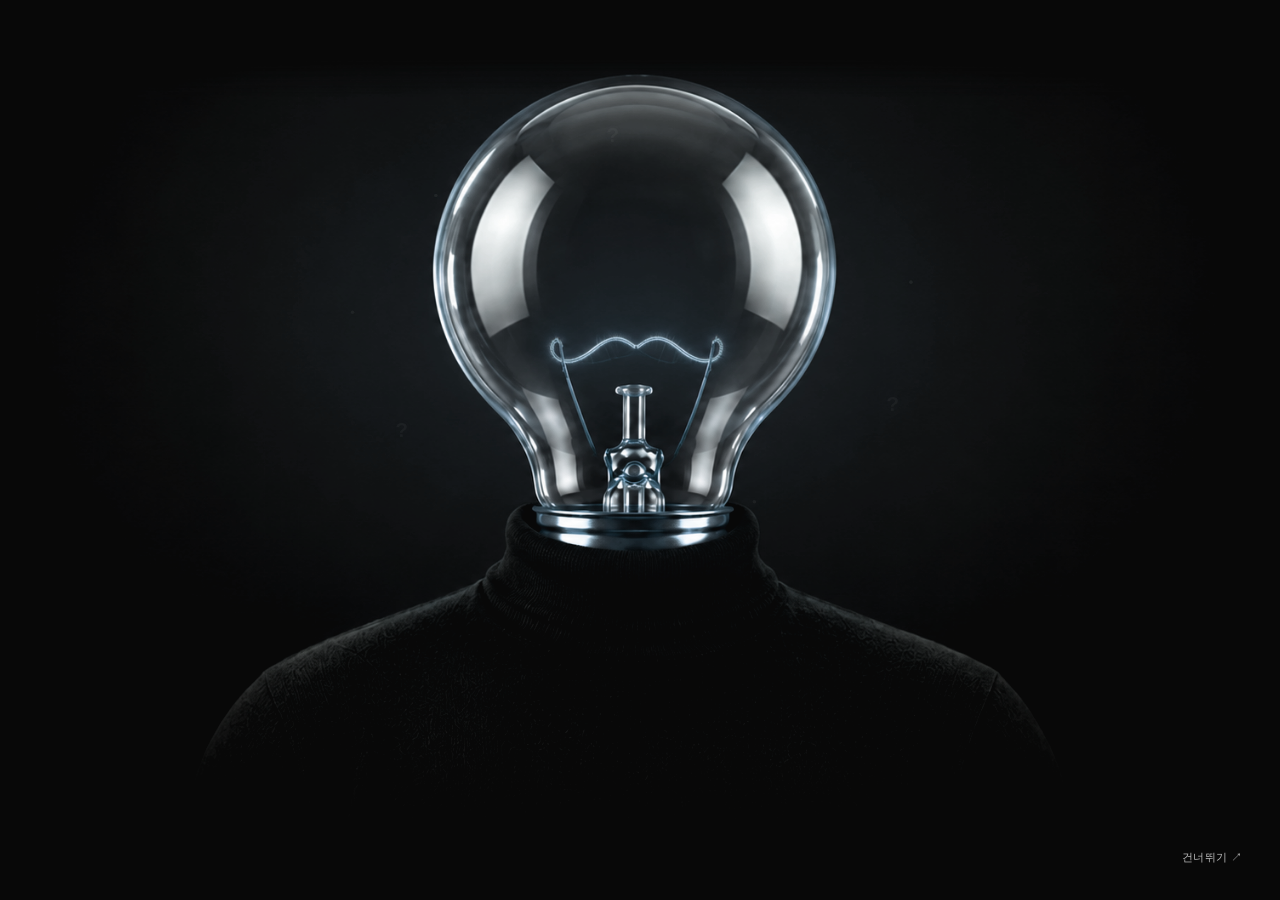
<file: index.html>
<!doctype html>
<html lang="ko">
<head><script>if(location.protocol==='file:'){location.replace('http://localhost:4173/'+location.search+location.hash);}</script><meta charset="utf-8"><meta name="viewport" content="width=device-width,initial-scale=1"><meta name="theme-color" content="#080808"><meta name="description" content="키워드 하나에서 시작하는 이미지와 읽을거리. 한 화면을 채우는 새로운 영감."><title>Ideation Guy — 아이디어 뽑기</title><link rel="stylesheet" href="style.css?v=flashlight-1"><link rel="stylesheet" href="dark.css?v=board-tools-6"><link rel="stylesheet" href="motion.css?v=2"><script src="runtime-config.js?v=collector-1"></script><script type="module" src="app.js?v=board-tools-12"></script></head>
<body class="dark-ui landing intro-playing">

<section id="guyIntro" aria-label="Ideation Guy 인트로" tabindex="-1"><canvas id="introCanvas" aria-hidden="true"></canvas><button id="skipIntro" type="button">건너뛰기 ↗</button></section>
<main class="workspace"><aside class="controls">
<h1 class="guy-brand">Ideation Guy<span class="guy-brand-dot" aria-hidden="true">.</span></h1>

<section id="drawStage" class="draw-stage" aria-label="아이디어 전구"><div><canvas id="drawCanvas" width="480" height="480" aria-hidden="true"></canvas><h2 id="drawHeading" hidden></h2><p id="drawMessage" hidden role="status" aria-live="polite"></p></div></section>

<section class="search-area" aria-label="레퍼런스 검색"><form id="searchForm"><label for="keyword" class="sr-only">검색 키워드</label><input id="keyword" name="keyword" placeholder="어떤 영감이 필요한가요?" maxlength="100" autocomplete="off" required><button type="submit" id="searchButton">아이디어 뽑기</button></form></section><label for="contentMode" class="sr-only">아이디어 종류</label><select id="contentMode" hidden><option value="images">이미지</option><option value="mixed" selected>이미지 + 읽을거리</option></select><nav class="idea-actions" aria-label="아이디어 도구">
<div class="tool-group" role="group" aria-label="아이디어 탐색"><button id="shuffle" class="shuffle"><span>새 아이디어 뽑기</span><span class="tool-icon" aria-hidden="true">↻</span></button>
<button id="historyToggle" type="button"><span>지난 결과</span><span id="historyCount" class="tool-end">0</span></button>
<section id="ideaSpace" hidden><button id="connect" class="connect"><span id="connectLabel">연결하기</span><span id="connectIcon" class="tool-icon" aria-hidden="true">↗</span></button></section>
</div><div class="tool-group" role="group" aria-label="수집과 브레인스토밍"><button id="savedToggle" class="saved-toggle" hidden><span id="savedLabel">모아둔 것</span><span id="savedCount" class="tool-end">0</span></button>
<button id="boardToggle"><span>무드보드 · 브레인스토밍</span></button></div><div class="tool-group tool-light" role="group" aria-label="영감 손전등">
<button id="flashlightToggle" type="button" role="switch" aria-checked="true"><span>영감 손전등</span><span id="flashlightValue" class="tool-end">ON</span></button></div></nav><aside class="source-note" hidden><a id="cosmosSearch" class="cosmos-search" href="https://www.cosmos.so/" target="_blank" rel="noopener noreferrer">Cosmos에서 같은 키워드 보기 ↗</a><p><span id="providerLabel">Wikimedia Commons · 추첨 미리보기</span><br><a href="https://commons.wikimedia.org/wiki/Commons:Reusing_content_outside_Wikimedia" target="_blank" rel="noopener noreferrer">작가 · 이용 조건 확인 ↗</a></p></aside></aside>
<section class="results" aria-label="검색 결과" hidden><div class="result-bar" hidden><div><span id="resultLabel" hidden></span><h2 id="resultTitle">빈티지 포스터 <span>· 10가지</span></h2></div></div><p id="status" hidden role="status" aria-live="polite"></p><section class="idea-space" aria-label="연결한 아이디어"><div id="pairPanel" hidden>
<div><div id="pairImages" class="pair-images"></div><p id="pairSelectionStatus" role="status" aria-live="polite"></p></div>
<div class="idea-prompts"><form id="combineForm">
<details class="optional-features"><summary>특징 직접 더하기</summary><label for="featureA">1번 자료 특징 · 선택</label><input id="featureA" placeholder="비워두면 카드에서 연결" maxlength="120">
<label for="featureB">2번 자료 특징 · 선택</label><input id="featureB" placeholder="비워두면 카드에서 연결" maxlength="120"><label for="featureC">3번 자료 특징 · 선택</label><input id="featureC" placeholder="가져올 특징을 직접 입력" maxlength="120">
<label for="featureD">4번 자료 특징 · 선택</label><input id="featureD" placeholder="가져올 특징을 직접 입력" maxlength="120"></details>
<button type="submit">아이디어 믹스 만들기</button>
</form></div>
</div></section><p id="readingNotice" hidden role="status"></p><div id="grid" class="grid viewport-wall" aria-busy="false"></div><div id="empty" class="empty" hidden></div>

</section>

</main>

<dialog id="historyDialog" aria-labelledby="historyHeading"><button class="close" id="closeHistory" aria-label="지난 결과 닫기">×</button><h2 id="historyHeading">지난 결과</h2><div id="historyList"></div></dialog>
<dialog id="mixDialog" aria-labelledby="mixHeading"><button class="close" id="closeMix" aria-label="제작실 닫기">×</button><div id="mixStudio"></div></dialog>
<dialog id="detail"><button class="close" id="closeDetail" aria-label="상세 보기 닫기">×</button><div id="detailBody"></div></dialog>
<dialog id="boardDialog" aria-label="무드보드와 브레인스토밍"><div class="board-toolbar"><button id="closeBoard" aria-label="무드보드 닫기">← 돌아가기</button><button id="addBoardNote">메모 추가 +</button><button id="arrangeBoard">정렬하기</button><button id="connectBoard" aria-pressed="false">화살표 연결 →</button><button id="deleteBoardArrow" disabled>선택 연결 삭제</button><select id="boardNoteType" aria-label="새 메모 종류"><option value="memo">메모</option><option value="idea">아이디어</option><option value="question">질문</option><option value="task">할 일</option></select><button id="addBoardSection">섹션 제목 +</button><button id="addBoardPalette">색상 팔레트 +</button><div class="board-zoom" role="group" aria-label="무드보드 확대와 축소"><button id="boardZoomOut" aria-label="무드보드 축소">−</button><button id="boardZoomReset" aria-label="무드보드 100% 배율"><span id="boardZoomValue">100%</span></button><button id="boardZoomIn" aria-label="무드보드 확대">+</button><button id="boardFit">전체 보기</button><button id="boardFullscreen" aria-pressed="false">화면 채우기</button></div><span id="boardStatus" role="status"></span></div><div id="boardViewport"><div id="boardPlane"><div id="boardSurface"></div></div><p id="boardEmpty">아이디어를 모아두면 이곳에 펼쳐집니다.</p></div></dialog><a href="privacy.html" class="privacy-link">개인정보처리방침</a><a href="concepts.html" class="concept-link">시안 비교 ↗</a><a href="connections.html" class="connections-link">연결 현황 ↗</a></body></html>
</file>
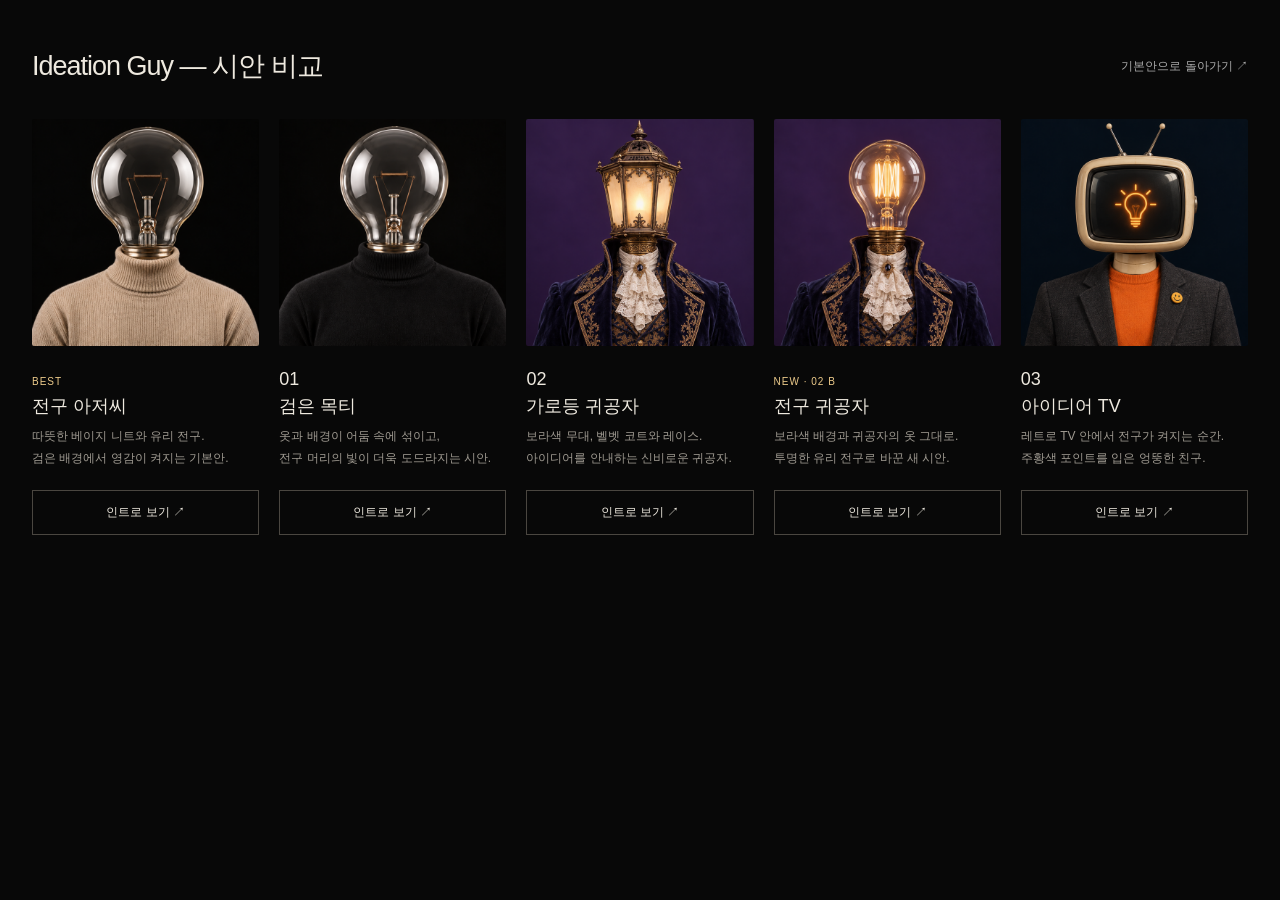
<file: concepts.html>
<!doctype html><html lang="ko"><head><meta charset="utf-8"><meta name="viewport" content="width=device-width,initial-scale=1"><title>Ideation Guy — 시안 비교</title><style>
*{box-sizing:border-box}body{margin:0;background:#080808;color:#eee9df;font-family:Arial,'Apple SD Gothic Neo',sans-serif}main{max-width:1500px;margin:auto;padding:48px 32px}header{display:flex;justify-content:space-between;align-items:center;gap:20px;margin-bottom:35px}h1{font-size:27px;font-weight:400;letter-spacing:-1px;margin:0}a{color:inherit;text-decoration:none}header a{font-size:12px;color:#aaa}.looks{display:grid;grid-template-columns:repeat(5,minmax(0,1fr));gap:20px}.look{min-width:0}.portrait{aspect-ratio:1;background-size:200% 200%;background-position:0 0;background-repeat:no-repeat;border-radius:2px}.best{background-image:url('assets/guy-turnaround.png')}.black{background-image:url('assets/guy-black-turtleneck.png')}.prince{background-image:url('assets/guy-prince.png')}.bulbprince{background-image:url('assets/guy-bulb-prince.png')}.tv{background-image:url('assets/guy-tv.png')}h2{font-size:18px;font-weight:400;line-height:1.5;margin:20px 0 6px}p{font-size:12px;line-height:1.8;color:#9f9a91;margin:0 0 20px;min-height:44px}.badge{font-size:10px;color:#edcb8b;letter-spacing:1px}.launch{display:block;border:1px solid #4a4640;padding:13px 14px;font-size:12px;text-align:center;transition:background .2s}.launch:hover{background:#24211c}.launch:focus-visible{outline:2px solid #e6b563;outline-offset:4px}@media(max-width:1000px){.looks{grid-template-columns:repeat(2,minmax(0,1fr));gap:36px 20px}}@media(max-width:560px){main{padding:32px 20px}.looks{grid-template-columns:1fr}header{align-items:start}h1{font-size:23px}.portrait{max-height:440px}p{min-height:0}}
</style></head><body><main><header><h1>Ideation Guy — 시안 비교</h1><a href="index.html">기본안으로 돌아가기 ↗</a></header><div class="looks">
<article class="look"><a href="index.html?look=best" aria-label="기본 전구 아저씨 인트로 보기"><div class="portrait best"></div></a><h2><span class="badge">BEST</span><br>전구 아저씨</h2><p>따뜻한 베이지 니트와 유리 전구.<br>검은 배경에서 영감이 켜지는 기본안.</p><a class="launch" href="index.html?look=best">인트로 보기 ↗</a></article>
<article class="look"><a href="index.html?look=black" aria-label="검은 목티 시안 보기"><div class="portrait black"></div></a><h2>01<br>검은 목티</h2><p>옷과 배경이 어둠 속에 섞이고,<br>전구 머리의 빛이 더욱 도드라지는 시안.</p><a class="launch" href="index.html?look=black">인트로 보기 ↗</a></article>
<article class="look"><a href="index.html?look=prince" aria-label="가로등 귀공자 시안 보기"><div class="portrait prince"></div></a><h2>02<br>가로등 귀공자</h2><p>보라색 무대, 벨벳 코트와 레이스.<br>아이디어를 안내하는 신비로운 귀공자.</p><a class="launch" href="index.html?look=prince">인트로 보기 ↗</a></article>
<article class="look"><a href="index.html?look=bulbprince" aria-label="전구 귀공자 시안 보기"><div class="portrait bulbprince"></div></a><h2><span class="badge">NEW · 02 B</span><br>전구 귀공자</h2><p>보라색 배경과 귀공자의 옷 그대로.<br>투명한 유리 전구로 바꾼 새 시안.</p><a class="launch" href="index.html?look=bulbprince">인트로 보기 ↗</a></article>
<article class="look"><a href="index.html?look=tv" aria-label="아이디어 TV 시안 보기"><div class="portrait tv"></div></a><h2>03<br>아이디어 TV</h2><p>레트로 TV 안에서 전구가 켜지는 순간.<br>주황색 포인트를 입은 엉뚱한 친구.</p><a class="launch" href="index.html?look=tv">인트로 보기 ↗</a></article>
</div></main></body></html>
</file>
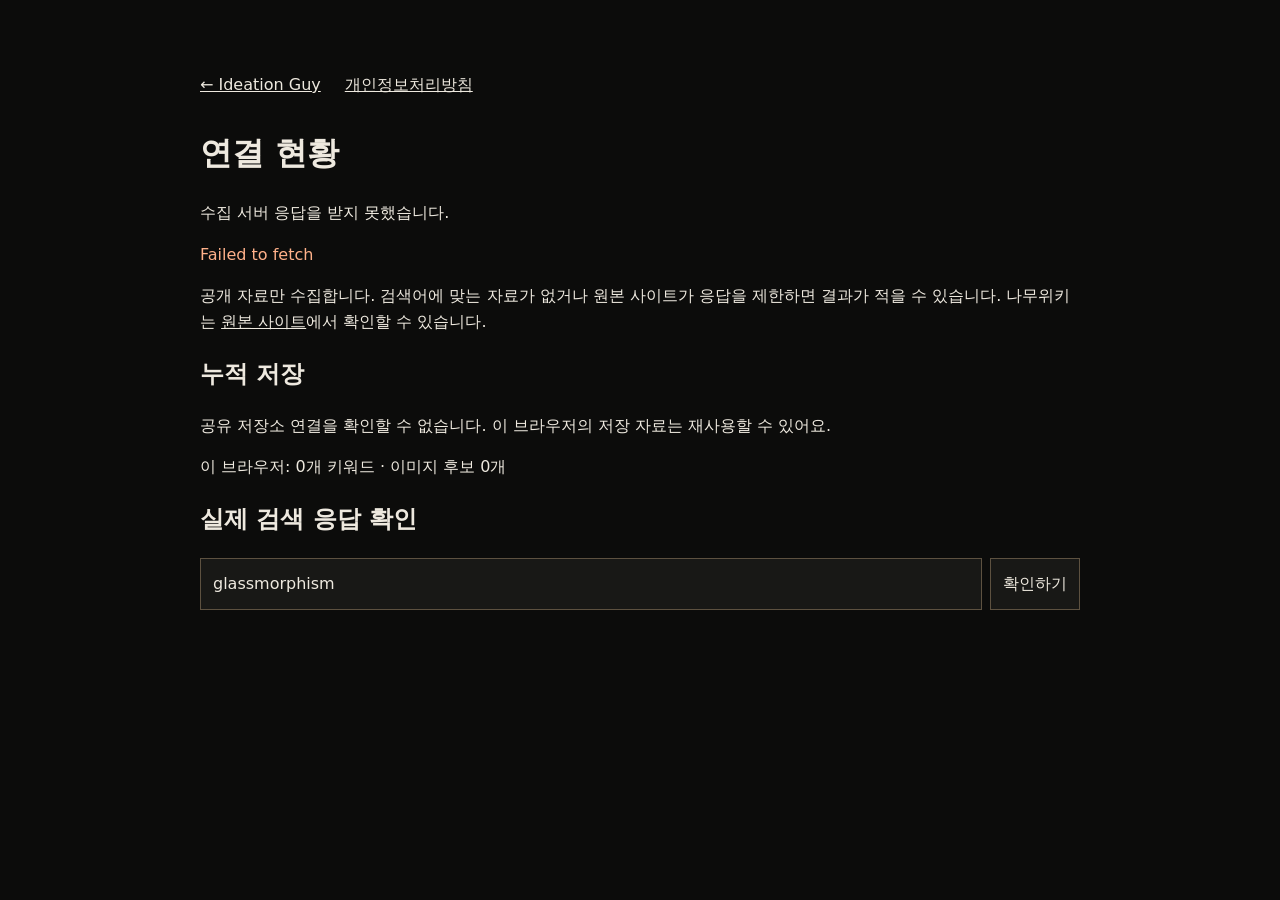
<file: connections.html>
<!doctype html><html lang="ko"><meta charset="utf-8"><meta name="viewport" content="width=device-width,initial-scale=1"><title>연결 현황 — Ideation Guy</title><script src="runtime-config.js?v=collector-1"></script><link rel="stylesheet" href="motion.css?v=2"><style>body{font:16px/1.6 system-ui;max-width:880px;margin:48px auto;padding:24px;color:#222;background:#fafafa}h1{font-size:32px}a{color:inherit}button,input{font:inherit;padding:12px;border:1px solid #aaa;background:white}button{cursor:pointer}li{margin:12px 0;padding:16px;background:white;border:1px solid #ddd;list-style:none}ul{padding:0}small{display:block;color:#666}#results{white-space:pre-wrap}nav{display:flex;gap:24px;margin-bottom:30px}#error{color:#9c2424}form{display:flex;gap:8px}input{min-width:0;flex:1}body{color:#eee9df;background:#0c0c0b}li{background:#191917;border-color:#39362f}small{color:#b1a89a}button,input{color:#eee9df;background:#181816;border-color:#5d5140}#error{color:#ffb18a}</style><nav><a href="index.html">← Ideation Guy</a><a href="privacy.html">개인정보처리방침</a></nav><h1>연결 현황</h1><p id="server">서버 상태 확인 중…</p><p id="error" role="status"></p><ul id="providers"></ul><p>공개 자료만 수집합니다. 검색어에 맞는 자료가 없거나 원본 사이트가 응답을 제한하면 결과가 적을 수 있습니다. 나무위키는 <a href="https://namu.wiki/" target="_blank" rel="noopener">원본 사이트</a>에서 확인할 수 있습니다.</p><h2>누적 저장</h2><p id="archive">저장 상태 확인 중…</p><p id="localArchive"></p><h2>실제 검색 응답 확인</h2><form id="test"><input id="query" value="glassmorphism" maxlength="100" aria-label="테스트 검색어"><button id="run">확인하기</button></form><p id="results" role="status"></p><script type="module">
import {createReferenceCache} from './reference-cache.js?v=archive-1';
const local=await createReferenceCache().stats();document.querySelector('#localArchive').textContent='이 브라우저: '+local.queries+'개 키워드 · 이미지 후보 '+local.images+'개';
const base=(window.REFERENCE_API_BASE||'').replace(/\/$/,'');
const get=async path=>{const r=await fetch(base+path,{signal:AbortSignal.timeout(22000)});const d=await r.json();if(!r.ok)throw Error(d.error||'응답 오류');return d;};
try{const d=await get('/api/health');document.querySelector('#server').textContent='수집 서버 정상 작동 · '+new Date(d.checkedAt).toLocaleString('ko-KR');document.querySelector('#archive').textContent=d.archive?.enabled?'공유 저장소: '+d.archive.collections+'개 검색 경로 · 후보 '+d.archive.items+'개':'공유 저장소 미연결 · 이 브라우저의 검색 결과는 저장됩니다.';for(const p of d.providers){const li=document.createElement('li'),strong=document.createElement('strong'),small=document.createElement('small');strong.textContent=p.provider;small.textContent=p.detail;li.append(strong,small);document.querySelector('#providers').append(li);}}catch(e){document.querySelector('#server').textContent='수집 서버 응답을 받지 못했습니다.';document.querySelector('#error').textContent=e.message;document.querySelector('#archive').textContent='공유 저장소 연결을 확인할 수 없습니다. 이 브라우저의 저장 자료는 재사용할 수 있어요.';}
document.querySelector('#test').onsubmit=async e=>{e.preventDefault();const button=document.querySelector('#run'),out=document.querySelector('#results'),q=document.querySelector('#query').value.trim();if(!q)return;button.disabled=true;out.textContent='각 경로에서 실제 검색 응답을 확인하고 있어요…';const rows=await Promise.all([['공개 웹 이미지','/api/images/search'],['Pinterest 공개 페이지','/api/pinterest/public-search'],['Are.na 공개 채널','/api/arena/search'],['Cosmos 공개 검색','/api/cosmos/search'],['디자인 RSS · 박물관','/api/design/search'],['논문 · 기사 · 위키백과','/api/readings/search']].map(async ([name,path])=>{try{const d=await get(path+'?'+new URLSearchParams({q,en:q}));return name+': '+(d.items||d.data||[]).length+'개'+(d.archive?.mode==='stored'?' · 저장 자료':d.archive?.mode==='fresh'?' · 수집 후 누적':'')+((d.diagnostics||[]).some(x=>x.status==='unavailable')?' · 일부 원본 응답 없음':'');}catch(err){return name+': '+err.message;}}));out.textContent=rows.join('\n');button.disabled=false;};
</script></html>
</file>
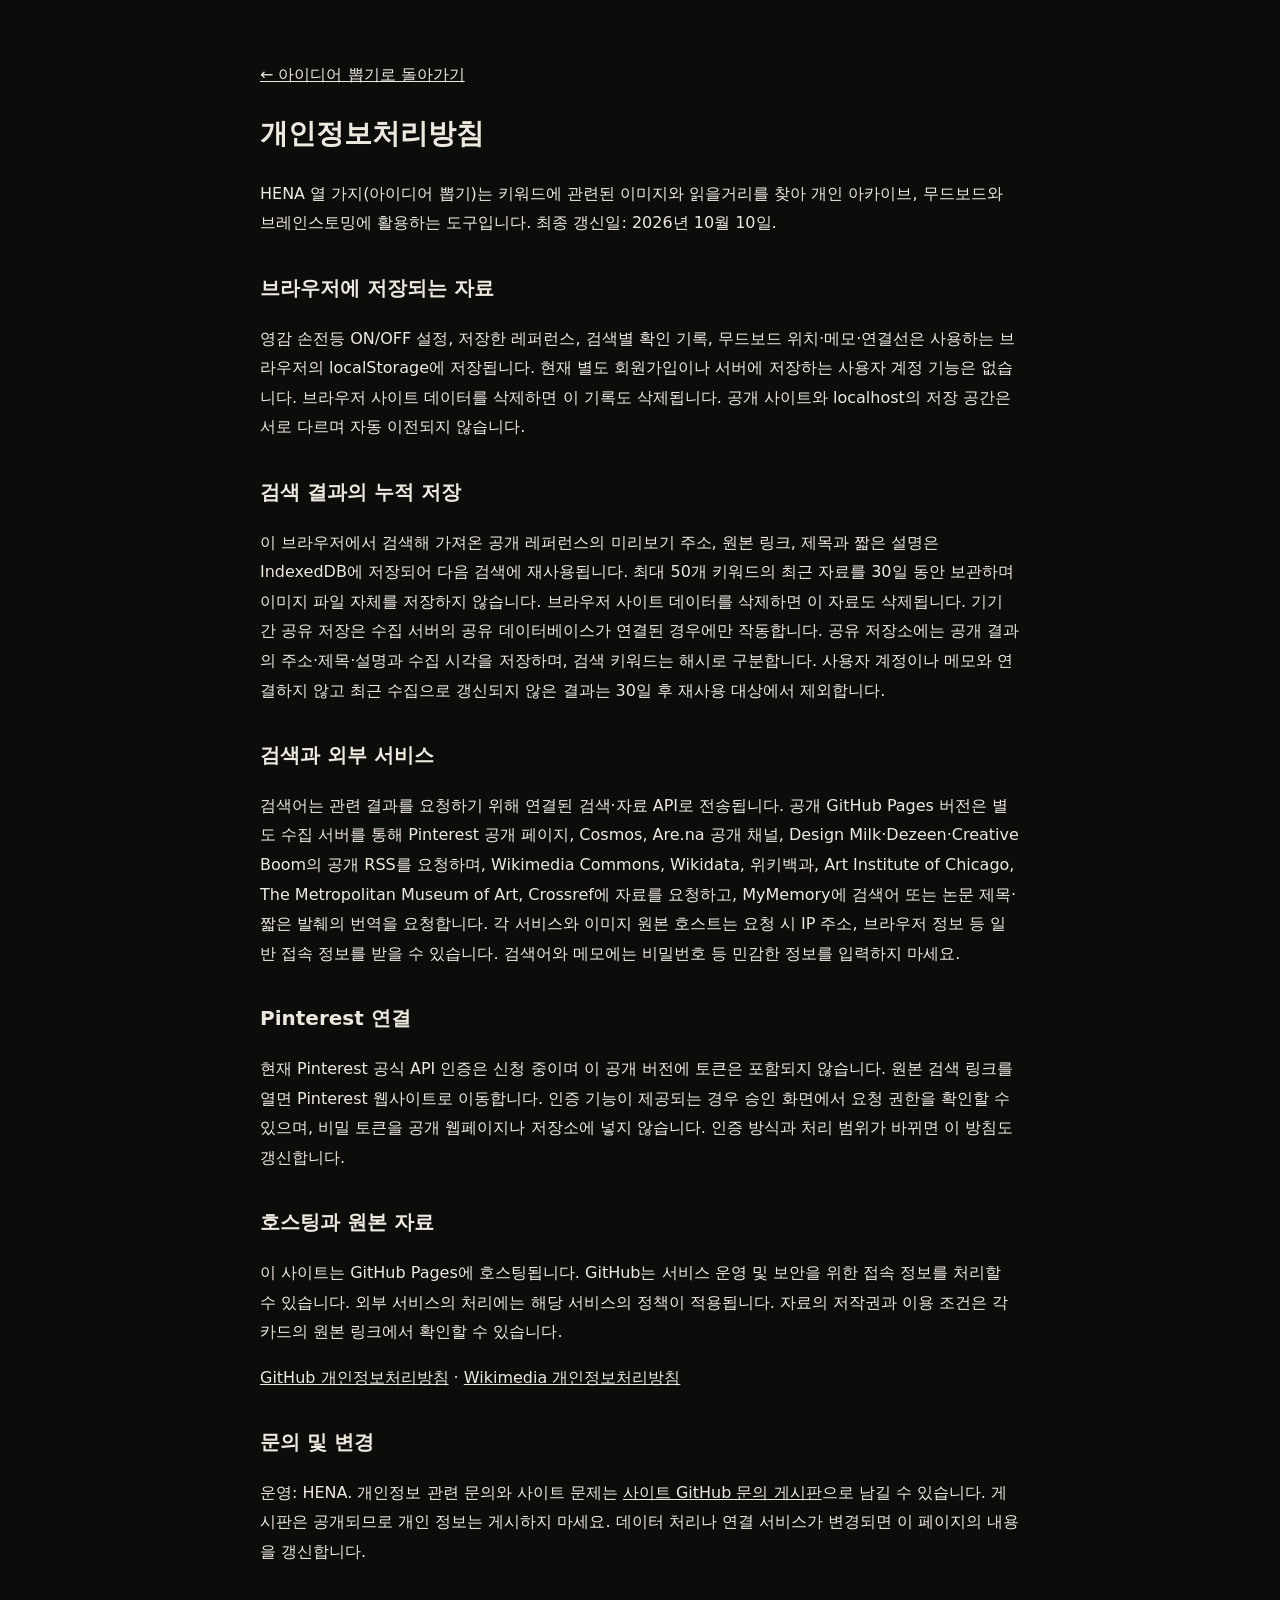
<file: privacy.html>
<!doctype html><html lang="ko"><head><meta charset="utf-8"><meta name="viewport" content="width=device-width,initial-scale=1"><title>개인정보처리방침 — HENA 열 가지</title><link rel="stylesheet" href="motion.css?v=2"><style>body{max-width:760px;margin:60px auto;padding:0 24px;color:#222;font:16px/1.85 system-ui,sans-serif}h1{font-size:28px}h2{font-size:20px;margin-top:32px}a{color:inherit}body{color:#eee9df;background:#0c0c0b}li{background:#191917;border-color:#39362f}small{color:#b1a89a}button,input{color:#eee9df;background:#181816;border-color:#5d5140}#error{color:#ffb18a}</style></head><body><a href="./">← 아이디어 뽑기로 돌아가기</a><h1>개인정보처리방침</h1><p>HENA 열 가지(아이디어 뽑기)는 키워드에 관련된 이미지와 읽을거리를 찾아 개인 아카이브, 무드보드와 브레인스토밍에 활용하는 도구입니다. 최종 갱신일: 2026년 10월 10일.</p><h2>브라우저에 저장되는 자료</h2><p>영감 손전등 ON/OFF 설정, 저장한 레퍼런스, 검색별 확인 기록, 무드보드 위치·메모·연결선은 사용하는 브라우저의 localStorage에 저장됩니다. 현재 별도 회원가입이나 서버에 저장하는 사용자 계정 기능은 없습니다. 브라우저 사이트 데이터를 삭제하면 이 기록도 삭제됩니다. 공개 사이트와 localhost의 저장 공간은 서로 다르며 자동 이전되지 않습니다.</p><h2>검색 결과의 누적 저장</h2><p>이 브라우저에서 검색해 가져온 공개 레퍼런스의 미리보기 주소, 원본 링크, 제목과 짧은 설명은 IndexedDB에 저장되어 다음 검색에 재사용됩니다. 최대 50개 키워드의 최근 자료를 30일 동안 보관하며 이미지 파일 자체를 저장하지 않습니다. 브라우저 사이트 데이터를 삭제하면 이 자료도 삭제됩니다. 기기 간 공유 저장은 수집 서버의 공유 데이터베이스가 연결된 경우에만 작동합니다. 공유 저장소에는 공개 결과의 주소·제목·설명과 수집 시각을 저장하며, 검색 키워드는 해시로 구분합니다. 사용자 계정이나 메모와 연결하지 않고 최근 수집으로 갱신되지 않은 결과는 30일 후 재사용 대상에서 제외합니다.</p><h2>검색과 외부 서비스</h2><p>검색어는 관련 결과를 요청하기 위해 연결된 검색·자료 API로 전송됩니다. 공개 GitHub Pages 버전은 별도 수집 서버를 통해 Pinterest 공개 페이지, Cosmos, Are.na 공개 채널, Design Milk·Dezeen·Creative Boom의 공개 RSS를 요청하며, Wikimedia Commons, Wikidata, 위키백과, Art Institute of Chicago, The Metropolitan Museum of Art, Crossref에 자료를 요청하고, MyMemory에 검색어 또는 논문 제목·짧은 발췌의 번역을 요청합니다. 각 서비스와 이미지 원본 호스트는 요청 시 IP 주소, 브라우저 정보 등 일반 접속 정보를 받을 수 있습니다. 검색어와 메모에는 비밀번호 등 민감한 정보를 입력하지 마세요.</p><h2>Pinterest 연결</h2><p>현재 Pinterest 공식 API 인증은 신청 중이며 이 공개 버전에 토큰은 포함되지 않습니다. 원본 검색 링크를 열면 Pinterest 웹사이트로 이동합니다. 인증 기능이 제공되는 경우 승인 화면에서 요청 권한을 확인할 수 있으며, 비밀 토큰을 공개 웹페이지나 저장소에 넣지 않습니다. 인증 방식과 처리 범위가 바뀌면 이 방침도 갱신합니다.</p><h2>호스팅과 원본 자료</h2><p>이 사이트는 GitHub Pages에 호스팅됩니다. GitHub는 서비스 운영 및 보안을 위한 접속 정보를 처리할 수 있습니다. 외부 서비스의 처리에는 해당 서비스의 정책이 적용됩니다. 자료의 저작권과 이용 조건은 각 카드의 원본 링크에서 확인할 수 있습니다.</p><p><a href="https://docs.github.com/en/site-policy/privacy-policies/github-general-privacy-statement">GitHub 개인정보처리방침</a> · <a href="https://foundation.wikimedia.org/wiki/Policy:Privacy_policy">Wikimedia 개인정보처리방침</a></p><h2>문의 및 변경</h2><p>운영: HENA. 개인정보 관련 문의와 사이트 문제는 <a href="https://github.com/DELLA-SU/laya-ideas/issues">사이트 GitHub 문의 게시판</a>으로 남길 수 있습니다. 게시판은 공개되므로 개인 정보는 게시하지 마세요. 데이터 처리나 연결 서비스가 변경되면 이 페이지의 내용을 갱신합니다.</p></body></html>
</file>
<file: style.css>
:root{--ink:#111;--muted:#777;--line:#111;--soft:#e4e4e4}*{box-sizing:border-box}html,body{margin:0;height:100%;background:#fff;color:var(--ink)}body{font-family:Arial,'Apple SD Gothic Neo','Noto Sans KR',sans-serif;font-size:13px}button,input,textarea{font:inherit}button{cursor:pointer;color:inherit}a{color:inherit;text-decoration:none}button,a,input{-webkit-tap-highlight-color:transparent}button:focus-visible,a:focus-visible,input:focus-visible{outline:2px solid #111;outline-offset:3px}button:disabled{opacity:.4;cursor:wait}header{height:76px;display:flex;align-items:center;justify-content:space-between;border-bottom:1px solid #111;padding:0 30px;gap:15px}.brand{font-size:22px;display:flex;align-items:baseline;gap:17px;white-space:nowrap}.brand-sub{font-family:'Courier New',monospace;font-size:22px;letter-spacing:-1px}.saved-toggle{background:transparent;border:0;border-bottom:1px solid #111;padding:3px 0;font-size:11px;white-space:nowrap}.saved-toggle span{margin-left:8px}.workspace{display:grid;grid-template-columns:278px minmax(0,1fr);height:calc(100vh - 76px);max-width:none;margin:0}.controls{border-right:1px solid #111;padding:27px 28px;display:flex;flex-direction:column;overflow:auto}.intro{padding:0}.intro h1{font-size:14px;font-weight:400;margin:0 0 12px}.intro p{font-size:10px;line-height:1.7;color:#777;margin:0 0 22px}.search-area{padding:0}form{display:flex;flex-direction:column;gap:18px}input{width:100%;border:0;border-bottom:1px solid #111;padding:10px 0;background:#fff;border-radius:0;font-size:15px;outline:none}input::placeholder{font-size:11px;color:#999}form button{border:1px solid #111;background:#111;color:#fff;border-radius:0;padding:14px 10px;font-size:13px;width:100%}.suggestions{display:flex;flex-wrap:wrap;gap:6px;margin-top:20px}.suggestions button{background:#fff;border:1px solid #aaa;border-radius:0;font-size:10px;padding:5px 7px}.tool-help{margin-top:35px;border-top:1px solid #ddd;padding-top:15px}.tool-help p{font-size:10px;color:#777;line-height:1.9;margin:0 0 18px}.source-note{margin-top:auto;padding-top:50px}.source-note p{color:#888;font-size:9px;line-height:2;margin:0}.source-note a{border-bottom:1px solid #aaa}.results{padding:26px 28px 30px;overflow:auto;min-width:0}.result-bar{display:flex;justify-content:space-between;align-items:center;gap:16px;padding-bottom:14px;border-bottom:1px solid #111}h2{font-size:14px;font-weight:400;margin:0;line-height:1.5}h2 span{font-family:'Courier New',monospace;font-size:11px;color:#777;margin-left:8px}.shuffle{border:1px solid #111;background:#fff;border-radius:0;padding:7px 10px;font-size:17px;display:flex;gap:7px;align-items:center;white-space:nowrap}.shuffle span{font-size:11px}#status{margin:14px 0 20px;color:#888;line-height:1.7;font-size:10px;min-height:18px}.grid{display:grid;grid-template-columns:repeat(5,minmax(0,1fr));gap:26px 16px;align-items:start}.card{min-width:0}.image-wrap{position:relative;border:1px solid #ddd;aspect-ratio:1;background:#fff;overflow:hidden}.image-open{width:100%;height:100%;background:#fff;padding:7px;border:0;border-radius:0;display:block}.image-open img{width:100%;height:100%;object-fit:contain;display:block}.number{position:absolute;left:6px;top:6px;font-family:'Courier New',monospace;font-size:9px;background:#fffc;padding:3px;pointer-events:none}.save{position:absolute;right:6px;top:6px;width:23px;height:23px;border:1px solid #111;border-radius:0;background:#fff;font-size:15px;line-height:1;display:grid;place-items:center;padding:0}.save.active{color:#fff;background:#111}.card h3{font-size:10px;font-weight:400;line-height:1.6;margin:8px 0 4px;overflow-wrap:anywhere;display:-webkit-box;-webkit-line-clamp:2;-webkit-box-orient:vertical;overflow:hidden}.credit{font-size:9px;color:#777;margin:0 0 6px;overflow:hidden;white-space:nowrap;text-overflow:ellipsis;line-height:1.5}.card-links{font-size:9px;display:flex;gap:8px;align-items:flex-start;justify-content:space-between;color:#777}.card-links a{border-bottom:1px solid #bbb}.card-links a:last-child{white-space:nowrap}.empty{border:1px solid #ddd;text-align:center;padding:60px 20px;font-size:12px;color:#777;line-height:1.8}.empty button{border:1px solid #111;background:#fff;padding:10px 20px;margin-top:15px}.skeleton .image-wrap{background:#f7f7f7;border-color:#eee}.skeleton:after{content:'';display:block;margin-top:12px;height:8px;width:65%;background:#eee}.idea-space{margin-top:35px;padding-top:18px;border-top:1px solid #ddd}.connect{background:#fff;border:1px solid #111;border-radius:0;padding:9px 12px;font-size:11px}#pairPanel:not([hidden]){display:grid;grid-template-columns:1fr 1fr;align-items:center;gap:28px;border:1px solid #ddd;padding:25px;margin-top:18px;max-width:700px}.pair-images{display:grid;grid-template-columns:1fr 1fr;gap:16px;align-items:center}.pair-item{min-width:0}.pair-item img{display:block;width:100%;aspect-ratio:1;object-fit:contain;border:1px solid #ddd;padding:5px}.pair-item span{display:block;font-size:9px;overflow:hidden;white-space:nowrap;text-overflow:ellipsis;margin-top:7px}.pair-item a{font-size:9px;color:#777;display:inline-block;margin-top:6px;border-bottom:1px solid #aaa}.idea-prompts h3{font-size:15px;font-weight:400;line-height:1.7;margin:0 0 15px}.idea-prompts p{font-size:11px;line-height:1.8;color:#777}.sr-only{position:absolute;width:1px;height:1px;overflow:hidden;clip:rect(0,0,0,0)}[hidden]{display:none!important}dialog{border:1px solid #111;border-radius:0;padding:35px;width:min(840px,94vw);max-height:92vh;background:#fff;color:#111}dialog::backdrop{background:#0006}.close{position:absolute;right:9px;top:7px;background:#fff;border:0;font-size:28px;width:32px;height:32px;padding:0}#detailBody img{display:block;width:100%;max-height:55vh;object-fit:contain;background:#fff}#detailBody h3{font-size:17px;font-weight:400;line-height:1.6;overflow-wrap:anywhere}#detailBody p{font-size:12px;color:#777;line-height:1.8}#detailBody a{display:inline-block;border-bottom:1px solid #111;margin-right:20px;font-size:12px}#detailBody button{background:#111;color:#fff;border:1px solid #111;padding:10px 15px;margin-top:15px;border-radius:0}.broken-label{padding:20px;font-size:11px;color:#777;display:grid;place-items:center;height:100%;line-height:1.8}@media(min-width:1600px){.workspace{grid-template-columns:310px minmax(0,1fr)}.controls{padding:30px}.results{padding:28px 35px}.grid{gap:28px 22px}}@media(max-width:1100px){.workspace{grid-template-columns:235px minmax(0,1fr)}.controls{padding:25px 20px}.results{padding:24px 20px}.grid{grid-template-columns:repeat(4,minmax(0,1fr));gap:24px 12px}.brand-sub{font-size:20px}}@media(max-width:760px){html,body{height:auto}header{height:65px;padding:0 18px}.brand{font-size:19px;gap:12px}.brand-sub{font-size:13px;letter-spacing:-.6px}.saved-toggle{font-size:10px}.workspace{height:auto;display:block}.controls{border-right:0;border-bottom:1px solid #111;padding:22px 18px 18px;overflow:visible}.intro{display:none}form{flex-direction:row;gap:14px;align-items:stretch}input{flex:1;min-width:0;width:auto;font-size:14px;padding:10px 0}form button{width:auto;padding:10px 15px;font-size:11px;white-space:nowrap}.suggestions{margin-top:14px;gap:8px}.suggestions button{padding:3px 7px;font-size:9px}.tool-help,.source-note{display:none}.results{padding:20px 18px 30px;overflow:visible}.grid{grid-template-columns:repeat(2,minmax(0,1fr));gap:24px 14px}.result-bar{padding-bottom:12px}h2{font-size:13px}.shuffle{padding:6px 8px}#status{font-size:9px;margin:12px 0 16px}#pairPanel:not([hidden]){display:block;padding:20px}.idea-prompts{margin-top:22px}.pair-images{max-width:350px;margin:auto}dialog{padding:30px 20px}.card h3{font-size:10px}}

/* The opening view contains only the centered keyword form. */
body.landing .workspace{display:flex;align-items:center;justify-content:center;min-height:calc(100svh - 76px);height:auto;padding:45px 24px}
body.landing .controls{width:390px;max-width:100%;border:0;padding:0;overflow:visible;display:block}
body.landing .intro{display:block}
body.landing .intro h1{font-size:22px;margin-bottom:18px}
body.landing .intro p{font-size:13px;margin-bottom:40px}
body.landing form{display:flex;flex-direction:column;gap:28px}
body.landing input{width:100%;flex:none;font-size:21px;padding:12px 0;border-radius:0}
body.landing input::placeholder{font-size:15px}
body.landing form button{width:100%;padding:21px;font-size:16px}
body.landing .suggestions{margin-top:28px;gap:10px}
body.landing .suggestions button{font-size:12px;padding:7px 10px}
body.landing .tool-help,body.landing .source-note{display:none}
@media(max-width:760px){body.landing .workspace{min-height:calc(100svh - 65px);padding:40px 28px}body.landing .intro h1{font-size:20px}body.landing .intro p{font-size:12px;margin-bottom:30px}body.landing input{font-size:19px}body.landing form button{font-size:14px;padding:18px}body.landing .suggestions button{font-size:11px}}

.draw-stage{position:fixed;inset:76px 0 0;background:#fff;display:grid;place-items:center;text-align:center;padding:25px;overflow:auto}.draw-stage>div{max-width:100%;width:360px}.draw-stage canvas{display:block;width:100%;height:auto;aspect-ratio:360/390;margin:auto}.draw-stage h2{font-size:16px;font-weight:400;margin:6px 0 15px;overflow-wrap:anywhere}.draw-stage p{font-size:11px;color:#777;line-height:1.8;margin:0}body.drawing .workspace{display:none}@media(max-width:760px){.draw-stage{inset:65px 0 0;padding:25px 30px}.draw-stage>div{width:320px}.draw-stage h2{font-size:14px}}@media(prefers-reduced-motion:reduce){.draw-stage canvas{opacity:.85}}
/* The product machine is part of the opening form, rather than a separate screen. */
.draw-stage{position:relative;inset:auto;display:block;padding:0;overflow:visible;background:transparent;margin:0 auto 15px;text-align:center;width:265px;max-width:100%}
.draw-stage>div{width:100%;max-width:100%}.draw-stage canvas{width:100%;height:auto}
body.landing .workspace{padding:24px;min-height:calc(100svh - 76px)}
body.landing .intro h1{font-size:16px;margin-bottom:10px}body.landing .intro p{font-size:11px;margin-bottom:22px}
body.landing form{gap:20px}body.landing form button{padding:17px;font-size:14px}body.landing .suggestions{margin-top:20px}
body.drawing .workspace{display:flex;align-items:center;justify-content:center;min-height:calc(100svh - 76px);height:auto;padding:30px 24px}
body.drawing .controls{border:0;padding:0;width:390px;max-width:100%;overflow:visible;display:block}
body.drawing .controls>.intro,body.drawing .search-area,body.drawing .tool-help,body.drawing .source-note,body.drawing .results{display:none}
body.drawing .draw-stage{width:360px;margin:0 auto}body.drawing .draw-stage h2{margin:8px 0 12px}
@media(max-width:760px){.draw-stage{inset:auto;width:225px}body.landing .workspace{min-height:calc(100svh - 65px);padding:24px 28px}body.drawing .workspace{min-height:calc(100svh - 65px)}body.drawing .draw-stage{width:320px}body.landing .intro p{margin-bottom:20px}}

/* Only the lottery image and a single search field on the opening screen. */
body.landing header,body.drawing header{display:none}
body.landing .workspace,body.drawing .workspace{min-height:100svh;padding:30px 28px}
body.landing .controls{width:390px}
body.landing .draw-stage{width:285px;margin-bottom:18px}
body.landing form{display:flex;flex-direction:row;align-items:center;gap:0;border-bottom:1px solid #111}
body.landing input{flex:1;min-width:0;width:auto;border:0;padding:13px 0;font-size:19px}
body.landing form button{width:46px;height:46px;flex:none;border:0;background:#fff;color:#111;font-size:27px;padding:0}
body.landing input::placeholder{font-size:14px}
@media(max-width:760px){body.landing .draw-stage{width:250px}body.landing .controls{width:360px}body.landing input{font-size:17px}}

/* Larger lottery product, with the requested underlined input and black button. */
body.landing .controls{width:460px;max-width:100%}
body.landing .draw-stage{width:390px;max-width:100%;margin-bottom:10px}
body.landing form{flex-direction:column;align-items:stretch;border:0;gap:28px}
body.landing input{width:100%;flex:none;border-bottom:1px solid #111;padding:13px 0;font-size:20px}
body.landing input::placeholder{font-size:17px}
body.landing form button{width:100%;height:auto;min-height:58px;background:#111;color:#fff;font-size:17px;padding:18px;border:1px solid #111}
@media(max-width:760px){body.landing .workspace{padding:24px 25px}body.landing .draw-stage{width:335px;margin-bottom:8px}body.landing form{gap:24px}body.landing input{font-size:18px}body.landing input::placeholder{font-size:15px}body.landing form button{font-size:16px;min-height:56px}}

.cosmos-search {display:inline-block;font-size:12px;color:#777;text-underline-offset:3px;margin-top:12px;}

/* Results: tools live in the left panel; no global header. */
.workspace{height:100svh}
.idea-actions{display:flex;flex-direction:column;gap:10px;margin-top:30px;padding-top:24px;border-top:1px solid #ddd}
.idea-actions button{display:flex;align-items:center;justify-content:flex-start;gap:8px;width:100%;min-height:43px;border:1px solid #111;background:#fff;padding:11px 12px;font-size:12px;text-align:left;border-radius:0}
.idea-actions .shuffle{font-size:15px}
.idea-actions .shuffle span{font-size:12px}
.idea-actions .saved-toggle span{margin-left:auto}
.idea-space:has(#pairPanel[hidden]){display:none}
body.landing .idea-actions,body.drawing .idea-actions{display:none}
.source-note .cosmos-search{font-size:10px;margin:0 0 18px;line-height:1.7}
@media(max-width:760px){
 .workspace{height:auto;min-height:100svh}
 .idea-actions{margin-top:20px;padding-top:18px;gap:8px}
 .idea-actions button{min-height:40px}
}

/* A connection produces an editable, archivable idea. */
.idea-space{margin:0 0 26px;padding:0;border:0}
#pairPanel:not([hidden]){max-width:none;margin:0;grid-template-columns:minmax(240px,1fr) minmax(260px,1fr);align-items:start}
#combineForm{gap:10px}
#combineForm label,#combinationResult label{font-size:11px;color:#777}
#combineForm input{font-size:13px;padding:9px 0}
#combineForm input::placeholder{font-size:12px}
#combineForm button{margin-top:8px;padding:12px;font-size:12px}
#combinationResult{margin-top:22px}
#ideaResult{display:block;width:100%;resize:vertical;min-height:155px;border:1px solid #ccc;background:#fff;border-radius:0;margin:10px 0 12px;padding:12px;font-size:12px;line-height:1.8}
#saveConnection,.remove-connection{border:1px solid #111;background:#fff;border-radius:0;padding:10px 12px;font-size:11px}
#connectionStatus:empty{display:none}
.connection-open{display:block;width:100%;border:0;background:#fff;padding:0;text-align:left}
.connection-thumbnails{display:grid;grid-template-columns:1fr 1fr;gap:8px}
.connection-thumbnails img{width:100%;aspect-ratio:1;object-fit:contain;border:1px solid #ddd;padding:5px}
.connection-card .connection-text{font-size:11px;line-height:1.8;white-space:pre-wrap;color:#555;margin:8px 0 12px;display:-webkit-box;-webkit-line-clamp:5;-webkit-box-orient:vertical;overflow:hidden}
#detailBody .connection-text{white-space:pre-wrap}
#detailBody .connection-thumbnails img{max-height:250px}
@media(max-width:760px){#pairPanel:not([hidden]){display:block}.idea-prompts{margin-top:22px}}

#contentMode{margin-top:18px;width:100%;padding:10px;border:1px solid #ccc;background:#fff;color:#111;font:inherit;border-radius:0}
body.drawing #contentMode{display:none}
.reading-card{position:relative}
.reading-open{display:block;width:100%;aspect-ratio:1;border:1px solid #ddd;background:#fff;text-align:left;padding:14px 12px;overflow:hidden;color:#111}
.reading-kind{display:block;font-size:9px;color:#777;margin-bottom:22px;padding-right:25px}
.reading-open h3{font-size:14px;line-height:1.6;-webkit-line-clamp:4;margin:0 0 12px}
.reading-excerpt{font-size:10px;line-height:1.7;color:#777;display:-webkit-box;-webkit-line-clamp:4;-webkit-box-orient:vertical;overflow:hidden;margin:0}
.reading-card>.credit{margin-top:8px}
.reading-card>a{font-size:10px;border-bottom:1px solid #aaa;color:#777}
.reference-text{aspect-ratio:1;padding:14px;border:1px solid #ddd;background:#fafafa;overflow:auto;font-size:12px;line-height:1.7}
.reference-text>span{font-size:9px;color:#777}
#readingNotice{font-size:11px;color:#777;line-height:1.8;margin:0 0 18px}

/* A shared masonry wall for photographs and reading cards. */
.grid{display:block;column-count:5;column-gap:20px}
.card{break-inside:avoid;page-break-inside:avoid;margin:0 0 20px;position:relative}
.image-wrap{aspect-ratio:auto;border:0;border-radius:3px}
.image-open{height:auto;padding:0}
.image-open img{width:100%;height:auto;object-fit:contain}
.card:not(.reading-card):not(.connection-card)>h3,.card:not(.reading-card):not(.connection-card)>.credit,.card:not(.reading-card):not(.connection-card)>.card-links,.number{display:none}
.save{width:28px;height:28px;top:9px;right:9px;background:#fff;font-size:18px;opacity:0;transition:opacity .15s}
.card:hover .save,.card:focus-within .save,.save.active{opacity:1}
.skeleton .image-wrap{aspect-ratio:3/4}
.skeleton:after{display:none}
.reading-open{aspect-ratio:auto;min-height:230px;padding:22px 18px;border-radius:3px}
.reading-kind{margin-bottom:22px;line-height:1.5}
.reading-open h3{font-size:17px;line-height:1.5;-webkit-line-clamp:6;margin-bottom:14px}
.reading-excerpt{font-size:13px;line-height:1.8;-webkit-line-clamp:8}
.reading-source{font-size:10px;line-height:1.6;color:#888;margin:20px 0 0}
@media(max-width:1100px){.grid{column-count:4;column-gap:14px}.card{margin-bottom:14px}}
@media(max-width:760px){.grid{column-count:2;column-gap:14px}.reading-open{min-height:190px;padding:18px 12px}.reading-open h3{font-size:14px}.reading-excerpt{font-size:11px}.save{opacity:1}}
@media(hover:none){.save{opacity:1}}

#boardDialog{width:96vw;max-width:none;height:92svh;max-height:92svh;padding:0;overflow:hidden}
.board-toolbar{display:flex;align-items:center;gap:12px;padding:15px 20px;border-bottom:1px solid #111;flex-wrap:wrap}
.board-toolbar button{background:#fff;border:1px solid #111;border-radius:0;padding:9px 12px;font-size:12px}
#boardStatus{font-size:11px;color:#777}
#boardViewport{position:relative;height:calc(100% - 66px);overflow:auto;background:#f4f4f2}
#boardSurface{position:relative;width:1800px;height:2000px;background-image:radial-gradient(#d4d4d0 1px,transparent 1px);background-size:20px 20px}
#boardEmpty{position:absolute;top:40px;left:30px;font-size:12px;color:#777;pointer-events:none}
.board-card{position:absolute;width:240px;background:#fff;border:1px solid #ddd;padding:10px;box-shadow:0 3px 9px #00000008}
.board-handle{display:block;width:100%;border:0;background:#fff;padding:3px 0 10px;text-align:left;font-size:11px;white-space:nowrap;overflow:hidden;text-overflow:ellipsis;cursor:grab;touch-action:none}
.board-handle:active{cursor:grabbing}
.board-card img{display:block;width:100%;max-height:240px;object-fit:contain}
.board-card>a{display:inline-block;margin-top:10px;font-size:10px;color:#777;border-bottom:1px solid #aaa}
.board-reading{font-size:12px;line-height:1.7;max-height:245px;overflow:auto}
.board-reading small{color:#777}
.board-pair{display:grid;grid-template-columns:1fr 1fr;gap:8px}
.board-idea{font-size:11px;white-space:pre-wrap;line-height:1.7;max-height:160px;overflow:auto}
.board-note{background:#fffbdc}
.board-note .board-handle{background:transparent}
.board-note textarea{width:100%;height:170px;border:0;background:transparent;resize:none;font-size:13px;line-height:1.8}
.board-remove{border:0;background:transparent;font-size:10px;color:#777;padding:6px 0}
@media(max-width:760px){.board-toolbar{gap:8px;padding:10px}.board-toolbar button{font-size:10px;padding:8px}#boardViewport{height:calc(100% - 60px)}}

/* Shortest-column wall: adapt quantity rather than enlarge cards. */
.grid{position:relative;display:block;column-count:auto;min-height:calc(100svh - 56px)}
.grid>.card{position:absolute;margin:0;break-inside:auto}
.image-open img{width:100%;height:auto;min-height:120px;max-height:460px;object-fit:cover}
.skeleton{position:relative!important;display:inline-block;width:18%;margin:0 1% 20px!important}
@media(max-width:760px){.grid{min-height:65svh}.image-open img{min-height:100px;max-height:360px}}

.grid{min-height:0}
.controls{position:relative;z-index:1;isolation:isolate}

.pair-slot{position:relative;min-width:0;min-height:220px;border:1px dashed #aaa;padding:12px;background:#fafafa;cursor:pointer;outline-offset:3px}
.pair-slot.selected-slot{border-color:#111}
.pair-slot.drag-over{border:2px solid #111;background:#f0f0ec}
.pair-slot img{width:100%;height:220px;object-fit:contain;display:block}
.pair-slot .reference-text{height:220px;aspect-ratio:auto;border:0;padding:10px}
.slot-title{display:block;font-size:10px;line-height:1.7;margin-top:10px;overflow:hidden;white-space:nowrap;text-overflow:ellipsis;padding-right:20px}
.slot-index{font-size:11px;color:#888}
.slot-empty{display:grid;place-items:center;min-height:175px;font-size:12px;line-height:1.8;color:#777;text-align:center}
.clear-pair{position:absolute;right:8px;top:8px;background:#fff;border:1px solid #aaa;width:24px;height:24px;padding:0;font-size:16px}
.dragging-idea{opacity:.45}
#pairSelectionStatus:empty{display:none}
#pairSelectionStatus{font-size:11px;color:#777;margin:10px 0 0}
#grid .image-open,#grid .reading-open{cursor:grab}
#grid .image-open:active,#grid .reading-open:active{cursor:grabbing}
@media(max-width:760px){.pair-slot{padding:9px;min-height:180px}.pair-slot img,.pair-slot .reference-text{height:160px}.slot-empty{font-size:10px;min-height:145px}}

.optional-features{margin:0 0 18px}.optional-features summary{cursor:pointer;color:#777;font-size:12px;margin-bottom:14px}.expansion-keywords{display:flex;flex-wrap:wrap;gap:8px;margin:20px 0}.expansion-keywords button{background:white;color:#111;border:1px solid #aaa;padding:8px 12px;font-size:12px;cursor:pointer}.expansion-keywords button:hover{border-color:#111;background:#f5f5f5}

.board-card{z-index:2}.board-arrows{position:absolute;inset:0;z-index:1;overflow:visible;pointer-events:none}.board-arrows g{pointer-events:auto;cursor:pointer}.board-arrows g:focus{outline:none}.board-arrows g:focus path:first-child{stroke:#6750b5;stroke-width:3}.connecting .board-card{cursor:crosshair}.connecting .board-card:hover,.board-card.connection-start{outline:2px solid #111;outline-offset:3px}#connectBoard[aria-pressed="true"]{background:#111;color:white}

/* Keep reading previews concise; complete excerpts remain in the detail view. */
.reading-open h3{-webkit-line-clamp:3}.reading-excerpt{-webkit-line-clamp:4}

/* Reading previews should not occupy more space than surrounding image cards. */
.reading-open{height:230px;min-height:0;display:flex;flex-direction:column;padding:18px 16px;gap:10px}.reading-kind{margin-bottom:0;flex-shrink:0}.reading-open h3{font-size:16px;margin:0;flex-shrink:0;-webkit-line-clamp:3}.reading-excerpt{-webkit-line-clamp:3;flex-shrink:1}.reading-source{margin:0;margin-top:auto;flex-shrink:0}
@media(max-width:760px){.reading-open{height:210px;min-height:0;padding:16px 12px}.reading-open h3{font-size:14px}}

.privacy-link{position:fixed;bottom:10px;left:16px;font-size:11px;color:#777;z-index:10;background:#fff;padding:3px 5px;}

/* An illuminated glass bulb introduces the keyword search. */
body.landing,body.drawing{background:#faf9f6}
body.landing .workspace,body.drawing .workspace{min-height:100svh;padding:28px 24px 48px}
body.landing .controls,body.drawing .controls{width:460px;max-width:100%}
body.landing .draw-stage,body.drawing .draw-stage{width:430px;max-width:100%;margin:0 auto 12px}
.draw-stage canvas{aspect-ratio:1}
body.landing input{background:transparent;border-bottom-color:#36312a}
body.landing form button{background:#24211d;border-color:#24211d;transition:background .2s,box-shadow .2s}
body.landing form button:hover{background:#3b3021;box-shadow:0 4px 20px #bf843a20}
body.drawing .draw-stage h2{font-size:21px;letter-spacing:-.5px;color:#352a1c;margin:14px 0 8px}
body.drawing .draw-stage p{font-size:12px;color:#8a7b67}
body.landing .privacy-link,body.drawing .privacy-link{background:transparent;color:#958c7e}
@media(max-width:760px){body.landing .workspace,body.drawing .workspace{padding:20px 25px 42px}body.landing .draw-stage,body.drawing .draw-stage{width:min(350px,100%)}body.drawing .draw-stage h2{font-size:19px}}
@media(max-height:740px) and (min-width:761px){body.landing .draw-stage,body.drawing .draw-stage{width:340px}body.landing .workspace,body.drawing .workspace{padding-top:16px;padding-bottom:34px}}

/* Ideation Guy: a quiet dark entrance, followed by the bright reference wall. */
.guy-brand{display:none}
body.landing,body.drawing{background:#191918;color:#f5f1e9}
body.landing .guy-brand,body.drawing .guy-brand{display:block;font-size:24px;font-weight:400;letter-spacing:-.8px;text-align:center;margin:0 0 6px;line-height:1.3}
.guy-brand-dot{color:#e6b563}
body.landing .draw-stage,body.drawing .draw-stage{width:440px;margin-bottom:14px}
body.landing input{color:#f5f1e9;background:transparent;border-bottom-color:#77746c}
body.landing input::placeholder{color:#9c988f}
body.landing input:focus-visible{outline-color:#e6b563}
body.landing form button{color:#26221a;background:#eee7da;border-color:#eee7da}
body.landing form button:hover{background:#f9daa1;box-shadow:0 0 26px #f2b45116}
body.landing form button:focus-visible{outline-color:#e6b563}
body.drawing .draw-stage h2{color:#f3d9a7}
body.drawing .draw-stage p{color:#a39b8d}
body.landing .privacy-link,body.drawing .privacy-link{color:#88847b}
@media(max-width:760px){body.landing .guy-brand,body.drawing .guy-brand{font-size:21px}body.landing .draw-stage,body.drawing .draw-stage{width:min(350px,100%)}}
@media(max-height:740px) and (min-width:761px){body.landing .draw-stage,body.drawing .draw-stage{width:340px}}

/* Let the portrait fill the entrance and merge its dark backdrop with the page. */
body.landing .controls,body.drawing .controls{width:780px;max-width:100%}
body.landing .draw-stage,body.drawing .draw-stage{width:min(760px,74svh);max-width:100%;margin:0 auto 4px}
body.landing .draw-stage canvas,body.drawing .draw-stage canvas{mix-blend-mode:lighten}
body.landing .search-area{width:460px;max-width:100%;margin:0 auto}
body.landing .workspace,body.drawing .workspace{padding:24px 24px 44px}
body.landing .guy-brand,body.drawing .guy-brand{margin:0;font-size:22px}
@media(max-width:760px){body.landing .draw-stage,body.drawing .draw-stage{width:min(620px,70svh);max-width:calc(100vw - 16px)}body.landing .controls,body.drawing .controls{width:100%}body.landing .workspace,body.drawing .workspace{padding:22px 8px 42px}body.landing .search-area{width:calc(100% - 40px)}body.landing .guy-brand,body.drawing .guy-brand{font-size:20px}}

/* Full-bleed opening film; the form appears after the character turns. */
body.landing,body.drawing{background:var(--entrance-backdrop,var(--entrance-bg,#050505))}
#guyIntro{position:fixed;inset:0;background:var(--entrance-backdrop,var(--entrance-bg,#050505));z-index:100;overflow:hidden}
#introCanvas{display:block;width:100%;height:100%;mix-blend-mode:lighten}
#skipIntro{position:absolute;right:28px;bottom:25px;background:transparent;color:#b5aa98;border:0;padding:10px;font-size:11px;letter-spacing:.3px;cursor:pointer}
#skipIntro:focus-visible{outline:1px solid #e6b563}
body.intro-playing{overflow:hidden;background:var(--entrance-backdrop,var(--entrance-bg,#050505))}
body.intro-playing .workspace,body.intro-playing .privacy-link{visibility:hidden}
@media(max-width:760px){#skipIntro{right:16px;bottom:18px}}

.concept-link{display:none}body.landing .concept-link{display:block;position:fixed;right:20px;bottom:14px;font-size:11px;color:#999;z-index:10}body.intro-playing .concept-link{visibility:hidden}
#guyIntro:focus{outline:none}

/* Blend the full isolated portrait group into the spotlight backdrop. */
body.landing .controls,body.drawing .controls{mix-blend-mode:var(--entrance-blend,normal)}

/* Three character choices stay close to the brand without covering the portrait. */
.entrance-modes{display:none}
body.landing .entrance-modes{display:flex;align-items:center;justify-content:center;gap:5px;margin:13px auto 4px;flex-wrap:wrap}
.entrance-modes button{display:flex;align-items:center;gap:7px;border:1px solid transparent;border-radius:999px;background:transparent;color:#aaa49a;padding:8px 11px;font-size:11px;line-height:1.2;transition:background .2s,color .2s,border-color .2s}
.entrance-modes button:hover{color:#fff3dc;background:#ffffff0a}
.entrance-modes button[aria-pressed="true"]{color:#f1dfbb;background:#ffffff0a;border-color:#b69a614d}
.entrance-modes button:focus-visible{outline:2px solid #e6b563;outline-offset:3px}
.mode-dot{width:9px;height:9px;border-radius:50%;flex-shrink:0}.mode-black{background:#af9c7d}.mode-prince{background:#a67dd0}.mode-tv{background:#e69a5a}
@media(max-width:560px){.entrance-modes button{font-size:10px;padding:8px 9px}body.landing .entrance-modes{gap:2px;margin-top:12px}}

body.landing .draw-stage{width:min(760px,calc(74svh - 48px))}
@media(max-width:760px){body.landing .draw-stage{width:min(620px,calc(70svh - 44px))}}

.connections-link{position:fixed;right:24px;bottom:56px;font:12px system-ui;color:#777;z-index:20;text-decoration:none}.landing .connections-link{color:#aaa}
</file>
<file: dark.css>
:root{color-scheme:dark;--ink:#ffffff;--muted:#a0a0a0;--line:#353535;--soft:#242424}
html,body.dark-ui{background:#080808;color:var(--ink)}
body.dark-ui{overflow:hidden}
body.dark-ui button:focus-visible,body.dark-ui a:focus-visible,body.dark-ui input:focus-visible,body.dark-ui textarea:focus-visible{outline-color:#ffffff}
body.dark-ui .workspace{height:100svh;min-height:0;overflow:hidden}
body.dark-ui .controls{background:#101010;border-color:#333333;padding-top:30px;padding-bottom:50px}
body.dark-ui .guy-brand{display:block;font-size:20px;font-weight:400;letter-spacing:-.6px;margin:0 0 32px}
body.dark-ui input,body.dark-ui textarea,body.dark-ui select{color:#ffffff;background:transparent;border-color:#595959}
body.dark-ui input::placeholder{color:#999999}
body.dark-ui #searchButton{color:#111111;background:#ffffff;border-color:#ffffff;border-radius:4px}
body.dark-ui #searchButton:hover{background:#e5e5e5}
body.dark-ui .idea-actions{border-color:#333333;gap:10px}
body.dark-ui .idea-actions button,body.dark-ui .empty button,body.dark-ui .board-toolbar button,body.dark-ui #saveConnection,body.dark-ui .remove-connection,body.dark-ui .expansion-keywords button{color:#eeeeee;border-color:#454545;background:#171717;border-radius:4px}
body.dark-ui .idea-actions button:hover{background:#242424;border-color:#ffffff}
body.dark-ui .idea-actions #flashlightToggle{margin-top:8px;border-color:#ffffff;color:#ffffff}
#flashlightValue{margin-left:auto;font-size:10px;letter-spacing:1px;padding:3px 7px;border-radius:3px;background:#ffffff;color:#111111}
#flashlightToggle[aria-checked="false"] #flashlightValue{background:#333333;color:#aaa}
.flashlight-help{font-size:10px;color:#a0a0a0;margin:-3px 2px 2px;line-height:1.6}
body.dark-ui .results{background:#080808;padding-top:22px;overflow:hidden;height:100%;min-height:0}
body.dark-ui #readingNotice,body.dark-ui #status{color:#aaaaaa}
body.dark-ui .reading-open,body.dark-ui .connection-open,body.dark-ui .reference-text,body.dark-ui .image-wrap,body.dark-ui .image-open{background:#161616;color:#ffffff;border-color:#393939}
body.dark-ui .reading-kind{color:#ffffff}
body.dark-ui .reading-source,body.dark-ui .reading-excerpt,body.dark-ui .connection-text,body.dark-ui .broken-label{color:#aaaaaa}
body.dark-ui .save,body.dark-ui .clear-pair{background:#111d;color:#ffffff;border-color:#ffffff;border-radius:4px}
body.dark-ui .save.active{background:#ffffff;color:#111111}
body.dark-ui .empty,body.dark-ui #pairPanel{background:#141414;border-color:#393939;color:#cccccc}
body.dark-ui .pair-slot{background:#181818;border-color:#5e5e5e}
body.dark-ui .pair-slot.selected-slot,body.dark-ui .pair-slot.drag-over{border-color:#ffffff}
body.dark-ui .pair-slot.drag-over{background:#2a2a2a}
body.dark-ui .idea-prompts p,body.dark-ui .optional-features summary{color:#aaaaaa}
body.dark-ui #ideaResult{background:#111111;border-color:#494949;color:#ffffff}
body.dark-ui dialog{background:#111111;color:#ffffff;border-color:#5e5e5e;border-radius:8px}
body.dark-ui dialog::backdrop{background:#000b;backdrop-filter:blur(5px)}
body.dark-ui .close{background:#111111;color:#ffffff}
body.dark-ui #detailBody img{background:#080808}
body.dark-ui #detailBody p{color:#bbbbbb}
body.dark-ui #detailBody a{border-color:#ffffff}
body.dark-ui #detailBody button{background:#ffffff;color:#111111;border-color:#ffffff}
body.dark-ui #boardViewport{background:#080808}
body.dark-ui #boardSurface{background-image:radial-gradient(#3b3b3b 1px,transparent 1px)}
body.dark-ui .board-card,body.dark-ui .board-handle{background:#1a1a1a;border-color:#494949;color:#ffffff}
body.dark-ui .board-note{background:#303030}
body.dark-ui .board-note .board-handle,body.dark-ui .board-note textarea{background:transparent;color:#ffffff}
body.dark-ui .board-arrows path:not([stroke="transparent"]){stroke:#ffffff}
body.dark-ui .board-arrows marker path{fill:#ffffff}
body.dark-ui .privacy-link,body.dark-ui .connections-link{color:#999999;background:transparent;font-size:10px}
body.dark-ui .privacy-link{left:25px;bottom:17px}
body.dark-ui .connections-link{left:25px;right:auto;bottom:39px}
body.dark-ui .concept-link{display:none!important}
body.dark-ui.landing .controls,body.dark-ui.drawing .controls{background:transparent;mix-blend-mode:normal}
body.dark-ui.landing .guy-brand,body.dark-ui.drawing .guy-brand{margin:0 0 4px;color:#ffffff}
body.dark-ui.landing .draw-stage,body.dark-ui.drawing .draw-stage{width:min(1160px,100vw);margin:0 auto 10px}
body.dark-ui.landing .controls,body.dark-ui.drawing .controls{width:min(1160px,100%)}
body.dark-ui .draw-stage canvas{aspect-ratio:1672/941;mix-blend-mode:lighten}
body.dark-ui #introCanvas{mix-blend-mode:lighten}
body.dark-ui.landing .workspace,body.dark-ui.drawing .workspace{padding:20px 16px 42px}
body.dark-ui.landing .draw-stage{max-height:65svh}
body.dark-ui.landing .draw-stage canvas{max-height:65svh;object-fit:contain}
body.dark-ui.landing .search-area{width:420px;margin:auto;max-width:90%}
body.dark-ui.landing form{gap:20px}
body.dark-ui.landing form button{min-height:48px;padding:14px;font-size:14px}
body.dark-ui.landing input{font-size:18px}
.viewport-wall>.card{overflow:hidden;border-radius:5px}
.viewport-wall .image-wrap,.viewport-wall .image-open,.viewport-wall .reading-open,.viewport-wall .connection-open{height:100%;max-height:100%;min-height:0}
.viewport-wall .image-open img{height:100%;max-height:none;min-height:0;object-fit:cover;aspect-ratio:auto!important}
.viewport-wall .reading-open{gap:10px;overflow:hidden}
.viewport-wall .reading-open h3{font-size:clamp(13px,1.05vw,17px);line-height:1.55}
.viewport-wall .reading-excerpt{font-size:12px}
.viewport-wall .connection-thumbnails img{max-height:110px}
.flashlight-mask{position:fixed;z-index:6;pointer-events:none;--light-x:-1000px;--light-y:-1000px;background:radial-gradient(circle at var(--light-x) var(--light-y),transparent 0px,transparent var(--light-core,100px),rgba(0,0,0,.12) var(--light-soft,109px),rgba(0,0,0,.45) var(--light-mid,118px),rgba(0,0,0,.78) var(--light-edge,127px),rgba(0,0,0,.9) var(--light-end,136px))}
.flashlight-mask::after{content:'';position:absolute;inset:0;background:radial-gradient(circle at var(--light-x) var(--light-y),rgba(255,255,255,.035) 0px,rgba(255,255,255,.02) var(--light-core,100px),transparent var(--light-end,136px))}
@media(max-width:760px){
 body.dark-ui:not(.landing):not(.drawing) .workspace{display:grid;grid-template-columns:minmax(0,1fr);grid-template-rows:auto minmax(0,1fr);height:100svh}
 body.dark-ui .controls{padding:13px 16px 12px;overflow:hidden}
 body.dark-ui .guy-brand{font-size:16px;margin:0 0 10px}
 body.dark-ui .search-area form{gap:10px}
 body.dark-ui .idea-actions{display:grid;grid-template-columns:repeat(2,minmax(0,1fr));gap:6px;margin-top:12px;padding-top:10px}
 body.dark-ui .idea-actions button{min-height:34px;font-size:10px;padding:7px 9px}
 body.dark-ui .idea-actions .shuffle span{font-size:10px}
 body.dark-ui .idea-actions #flashlightToggle{margin:0}
 body.dark-ui .flashlight-help{display:none}
 body.dark-ui .results{padding:10px 16px 14px;min-height:0}
 body.dark-ui #readingNotice{font-size:10px;margin-bottom:10px}
 body.dark-ui .privacy-link,body.dark-ui .connections-link{display:none}
 .viewport-wall .reading-open{padding:12px;gap:8px}
 .viewport-wall .reading-excerpt{font-size:11px;-webkit-line-clamp:2}
 .viewport-wall .reading-source{font-size:9px}
 body.dark-ui.landing .guy-brand{margin-bottom:12px}
 body.dark-ui.landing .draw-stage,body.dark-ui.drawing .draw-stage{width:160vw;max-width:none;margin-left:calc((100% - 160vw)/2)}
 body.dark-ui.landing .draw-stage canvas{max-height:56svh}
 .flashlight-mask{background:radial-gradient(circle at var(--light-x) var(--light-y),transparent 0px,transparent var(--light-core,85px),rgba(0,0,0,.12) var(--light-soft,93px),rgba(0,0,0,.45) var(--light-mid,100px),rgba(0,0,0,.78) var(--light-edge,108px),rgba(0,0,0,.9) var(--light-end,115px))}
}

body.dark-ui #status{font-size:11px;margin:0 0 9px;min-height:0;color:#bbbbbb}
body.dark-ui.landing .controls,body.dark-ui.drawing .controls{mix-blend-mode:lighten}

body.dark-ui.landing .idea-actions,body.dark-ui.drawing .idea-actions{display:none}

/* Keep live status announcements out of the visual result wall. */
body.dark-ui #status,body.dark-ui #readingNotice{position:absolute;width:1px;height:1px;min-height:0;margin:0;padding:0;border:0;overflow:hidden;clip-path:inset(50%);white-space:nowrap}

body.dark-ui #searchButton:hover{box-shadow:0 0 26px #ffffff16}
body.dark-ui #skipIntro{color:#bbbbbb}
body.dark-ui #skipIntro:focus-visible{outline-color:#ffffff}
body.dark-ui.drawing .draw-stage h2{color:#ffffff}
body.dark-ui.drawing .draw-stage p{color:#aaaaaa}
body.dark-ui .guy-brand-dot{color:#ffffff}
body.dark-ui .board-arrows g:focus path:first-child{stroke:#ffffff}
body.dark-ui .connecting .board-card:hover,body.dark-ui .board-card.connection-start{outline-color:#ffffff}
body.dark-ui #connectBoard[aria-pressed="true"]{background:#ffffff;color:#111111}

body.dark-ui #mixDialog{width:min(1060px,94vw);padding:28px;overflow:auto}
.mix-heading>span,.mix-lens{font-size:10px;letter-spacing:1px;color:#aaa}
.mix-heading h2{font-size:23px;margin:9px 40px 8px 0}
.mix-heading p{font-size:12px;color:#aaa}
body.dark-ui #remixIdeas,body.dark-ui .mix-card button,body.dark-ui #copyImagePrompt{background:#181818;border:1px solid #555;color:#fff;padding:9px 12px;border-radius:4px}
.mix-references{display:grid;grid-template-columns:1fr 1fr;gap:12px;margin:20px 0}
.mix-reference{display:flex;align-items:center;gap:12px;min-width:0;border:1px solid #333;border-radius:5px;padding:10px}
.mix-reference img,.mix-reference .reference-text{width:64px;height:64px;min-width:64px;object-fit:cover;font-size:9px;padding:0;overflow:hidden}
.mix-reference>span{font-size:11px;line-height:1.6;overflow-wrap:anywhere}
.mix-cards{display:grid;grid-template-columns:repeat(3,minmax(0,1fr));gap:12px}
.mix-card{padding:18px;border:1px solid #444;background:#171717;border-radius:5px;display:flex;flex-direction:column}
.mix-card h3{font-size:18px;line-height:1.5;margin:12px 0}
.mix-card p{font-size:12px;line-height:1.8;margin:0 0 12px;color:#ddd}
.mix-card .mix-visual{color:#aaa;font-size:11px}
.mix-card button{margin-top:auto}
body.dark-ui .mix-card button[aria-pressed="true"]{background:#fff;color:#111;border-color:#fff}
body.dark-ui #mixDialog #ideaResult,body.dark-ui #imagePrompt{width:100%;min-height:150px;padding:12px;color:#eee;background:#0d0d0d;border:1px solid #444;line-height:1.8;font-size:12px}
.mix-prompt{margin:18px 0}.mix-prompt summary{cursor:pointer;margin-bottom:12px;font-size:12px}
#promptStatus{color:#aaa;font-size:11px}
@media(max-width:760px){body.dark-ui #mixDialog{padding:22px 16px}.mix-cards{grid-template-columns:1fr}.mix-references{gap:8px}.mix-reference{display:block}.mix-reference img,.mix-reference .reference-text{display:block;margin-bottom:8px}.mix-heading h2{font-size:20px}}

body.dark-ui .idea-actions .tool-icon,body.dark-ui .idea-actions .tool-end{margin-left:auto;flex-shrink:0}
body.dark-ui .idea-actions #flashlightToggle{margin-top:4px}
body.dark-ui .results:has(#pairPanel:not([hidden])) #pairPanel{padding:14px;gap:16px}
body.dark-ui .results:has(#pairPanel:not([hidden])) .pair-slot{min-height:0;padding:8px}
body.dark-ui .results:has(#pairPanel:not([hidden])) .slot-empty{min-height:60px;margin:0;font-size:10px}
body.dark-ui .results:has(#pairPanel:not([hidden])) .pair-slot img{width:100%;max-height:95px;object-fit:contain}
body.dark-ui .results:has(#pairPanel:not([hidden])) .pair-slot .reference-text{max-height:95px;min-height:0;font-size:10px;overflow:hidden}
body.dark-ui .results:has(#pairPanel:not([hidden])) .slot-title{display:block;max-height:28px;overflow:hidden;font-size:9px;line-height:1.5}
body.dark-ui .results:has(#pairPanel:not([hidden])) .idea-space{margin-bottom:12px}
body.dark-ui #historyDialog{width:min(860px,94vw);overflow:auto}
#historyHeading{font-size:20px;margin:0 0 22px}
#historyList{display:grid;gap:12px}
body.dark-ui .history-entry{display:flex;align-items:center;gap:16px;width:100%;padding:12px;border:1px solid #444;background:#171717;color:#eee;text-align:left;border-radius:5px}
.history-previews{display:grid;grid-template-columns:repeat(4,1fr);gap:4px;width:200px;flex:none}
.history-previews img,.history-previews .reference-text{width:100%;height:48px;object-fit:cover;padding:3px;font-size:6px;overflow:hidden}
.history-info{display:grid;gap:8px;min-width:0}.history-info>span{overflow-wrap:anywhere}.history-info small{font-size:10px;color:#aaa}
@media(max-width:760px){
 body.dark-ui .idea-actions #flashlightToggle{grid-column:1/-1;margin:0}
 body.dark-ui .results:has(#pairPanel:not([hidden])) #pairPanel{display:grid;grid-template-columns:1fr;padding:10px;gap:8px}
 body.dark-ui .results:has(#pairPanel:not([hidden])) .idea-prompts{margin:0}
 body.dark-ui .results:has(#pairPanel:not([hidden])) .pair-images{max-width:none;width:100%;gap:8px}
 body.dark-ui .results:has(#pairPanel:not([hidden])) .optional-features{margin:0 0 5px}
 body.dark-ui .history-entry{gap:10px}.history-previews{width:128px;grid-template-columns:repeat(2,1fr)}
}

/* Three tool groups, with a single consistent left alignment. */
body.dark-ui .idea-actions{gap:0;padding-top:20px;margin-top:20px}
body.dark-ui .tool-group{display:flex;flex-direction:column;gap:9px}
body.dark-ui .tool-group+.tool-group{border-top:1px solid #333;margin-top:18px;padding-top:18px}
body.dark-ui .idea-actions button{text-align:left;justify-content:flex-start}
body.dark-ui .idea-actions .saved-toggle span{margin-left:0}
body.dark-ui .idea-actions .saved-toggle .tool-end{margin-left:auto}
body.dark-ui .idea-actions #flashlightToggle{margin-top:0}
/* A working collage editor, rather than generic idea sentences. */
body.dark-ui #mixDialog{width:min(1180px,96vw);padding:28px;max-height:94svh}
.studio-heading{display:block;height:auto;border:0;padding:0;margin:0 36px 20px 0}
.studio-heading small{font-size:11px;color:#aaa}
.studio-heading h2{font-size:25px;font-weight:500;margin:9px 0 0}
.studio-purposes{display:flex;flex-wrap:wrap;gap:8px;margin:0 0 24px}
#mixStudio button{border:1px solid #494949;color:#eee;background:#191919;border-radius:4px;padding:10px 14px;font-size:12px}
#mixStudio button[aria-pressed="true"]{background:#fff;color:#111;border-color:#fff}
#mixStudio button:hover{border-color:#aaa}
.studio-elements{border-top:1px solid #333;padding:18px 0;margin-bottom:20px}
#mixStudio summary{cursor:pointer;font-size:14px;margin-bottom:15px}
.studio-sources{display:grid;grid-template-columns:1fr 1fr;gap:18px}
.studio-source{padding:18px;border:1px solid #333;border-radius:5px;min-width:0}
.studio-source-heading{display:grid;grid-template-columns:70px 1fr;gap:8px 12px;align-items:center;margin-bottom:10px}
.studio-source-heading img{width:70px;height:70px;object-fit:cover;grid-row:1/3}
.studio-source-heading strong{font-size:12px}
.studio-source-heading span{font-size:11px;color:#aaa;line-height:1.6;overflow-wrap:anywhere}
.studio-source-heading:not(:has(img)){grid-template-columns:1fr}
.studio-source>a{font-size:11px;text-decoration:underline;color:#aaa}
.studio-source-state{font-size:11px;line-height:1.7;color:#aaa}
.studio-field{display:flex;align-items:center;gap:12px;margin:12px 0;font-size:12px;line-height:1.5}
.studio-field>span{width:120px;flex:none;color:#bbb}
#mixStudio .studio-field input:not([type="checkbox"]),#mixStudio .studio-field select,#mixStudio .studio-field textarea{width:100%;min-width:0;padding:8px;border:1px solid #454545;border-radius:3px;background:#141414;color:#eee;font-size:12px}
#mixStudio .studio-field input[type="checkbox"]{width:16px;height:16px;margin:0;flex:none;accent-color:#fff}
#mixStudio .studio-field input[type="range"]{padding:0;border:0;accent-color:#fff}
#mixStudio .studio-field input[type="file"]{font-size:10px}
.studio-palette{display:flex;flex-wrap:wrap;align-items:center;gap:7px;margin:12px 0}
#mixStudio .studio-swatch{width:28px;height:28px;border-radius:50%;border:1px solid #888;padding:0}
#mixStudio .studio-palette button:not(.studio-swatch){font-size:10px;padding:6px 8px}
.studio-workspace{display:grid;grid-template-columns:minmax(0,1.3fr) minmax(280px,1fr);gap:26px}
.studio-workspace h3{font-size:16px;font-weight:500;margin:0 0 18px}
.studio-preview>canvas{display:block;width:100%;max-height:58svh;object-fit:contain;background:#090909;border-radius:3px}
.studio-variants{display:grid;grid-template-columns:repeat(3,minmax(0,1fr));gap:9px;margin-top:12px}
#mixStudio .studio-variants button{padding:6px;min-width:0}
.studio-variants canvas{display:block;width:100%;height:100px;object-fit:contain}
.studio-variants span{display:block;font-size:10px;margin-top:7px}
.studio-editor .studio-field{display:block}
.studio-editor .studio-field>span{display:block;width:auto;margin-bottom:6px}
.studio-colors{display:grid;grid-template-columns:repeat(3,1fr);gap:10px}
#mixStudio .studio-colors input{height:38px;padding:3px}
.studio-editor details{margin-top:20px;padding-top:18px;border-top:1px solid #333}
.studio-editor details textarea{width:100%;background:#141414;color:#ccc;border:1px solid #444;padding:10px;line-height:1.7;font-size:11px}
.studio-editor details a{display:block;font-size:11px;text-decoration:underline;margin-top:12px;line-height:1.7}
.studio-output{border-top:1px solid #333;padding-top:20px;margin-top:25px;display:flex;flex-wrap:wrap;gap:10px;align-items:center}
#mixStudio .studio-output button:first-child{background:#fff;color:#111;border-color:#fff}
.studio-notice{font-size:11px;line-height:1.7;color:#bbb;flex-basis:100%;margin:0}
.studio-footnote{font-size:10px;line-height:1.8;color:#888}
.studio-saved-preview{width:100%;height:100%;object-fit:contain}
body.dark-ui .connection-thumbnails:has(.studio-saved-preview){display:block;height:150px}
body.dark-ui .connection-thumbnails img.studio-saved-preview{max-height:none}
.board-draft{width:100%;max-height:350px;object-fit:contain}
@media(max-width:760px){
 body.dark-ui .idea-actions{display:flex;gap:0;margin-top:10px;padding-top:10px}
 body.dark-ui .tool-group{display:grid;grid-template-columns:repeat(3,minmax(0,1fr));gap:6px}
 body.dark-ui .tool-group:nth-child(2){grid-template-columns:1fr 1fr}
 body.dark-ui .tool-group+.tool-group{margin-top:7px;padding-top:7px}
 body.dark-ui .tool-light{grid-template-columns:1fr}
 body.dark-ui .tool-light #flashlightToggle{min-height:29px;padding:5px 9px}
 body.dark-ui .idea-actions .tool-icon,body.dark-ui .idea-actions .tool-end{font-size:9px}
 body.dark-ui .korean-sources-link{padding-top:7px;font-size:10px}
 body.dark-ui .controls{padding-bottom:8px}
 .studio-heading h2{font-size:21px}
 body.dark-ui #mixDialog{padding:22px 16px}
 .studio-sources,.studio-workspace{grid-template-columns:1fr}
 .studio-source{padding:12px}.studio-field>span{width:108px;font-size:11px}
 .studio-preview>canvas{max-height:56svh}
 .studio-workspace{gap:22px}
 .studio-variants canvas{height:88px}
}
.flashlight-stars{position:absolute;inset:0;pointer-events:none;overflow:hidden;mask-image:radial-gradient(circle at var(--light-x) var(--light-y),transparent 0px,transparent var(--star-clear,124px),#000 var(--star-return,161px));-webkit-mask-image:radial-gradient(circle at var(--light-x) var(--light-y),transparent 0px,transparent var(--star-clear,124px),#000 var(--star-return,161px))}
.flashlight-stars i{position:absolute;display:block;opacity:var(--star-brightness);animation:quiet-star var(--star-duration) ease-in-out infinite;animation-delay:var(--star-delay)}
.flashlight-stars .star-dot{width:var(--star-size);height:var(--star-size);border-radius:50%;background:#fff;box-shadow:0 0 5px #ffffff90}
.flashlight-stars .star-cross{width:var(--star-size);height:var(--star-size);background:radial-gradient(circle,#fff 0px,#ffffffdd 1px,#ffffff55 2.5px,transparent 6px)}
.flashlight-stars .star-cross::before,.flashlight-stars .star-cross::after{content:'';position:absolute;left:50%;top:50%;background:linear-gradient(transparent,#ffffffee,transparent);transform:translate(-50%,-50%)}
.flashlight-stars .star-cross::before{width:1px;height:100%}
.flashlight-stars .star-cross::after{width:100%;height:1px;background:linear-gradient(90deg,transparent,#ffffffee,transparent)}
.flashlight-stars .star-twinkle{animation-name:gentle-sparkle;transform-origin:center}
@keyframes quiet-star{0%,100%{opacity:calc(var(--star-brightness)*.55)}50%{opacity:var(--star-brightness)}}
@keyframes gentle-sparkle{0%,35%,100%{opacity:calc(var(--star-brightness)*.6);transform:scale(1);filter:drop-shadow(0 0 2px #ffffff44)}50%{opacity:var(--star-brightness);transform:scale(1);filter:drop-shadow(0 0 3px #ffffff66)}58%{opacity:calc(var(--star-brightness)*1.6);transform:scale(1.24);filter:drop-shadow(0 0 6px #ffffffbb)}72%{opacity:calc(var(--star-brightness)*.8);transform:scale(1);filter:drop-shadow(0 0 2px #ffffff44)}}
@media(prefers-reduced-motion:reduce){.flashlight-stars i{animation:none;opacity:var(--star-brightness)}}
@media(max-width:760px){.flashlight-stars{mask-image:radial-gradient(circle at var(--light-x) var(--light-y),transparent 0px,transparent var(--star-clear,105px),#000 var(--star-return,140px));-webkit-mask-image:radial-gradient(circle at var(--light-x) var(--light-y),transparent 0px,transparent var(--star-clear,105px),#000 var(--star-return,140px))}}
body.dark-ui.landing .draw-stage,body.dark-ui.drawing .draw-stage{width:min(820px,90vw);margin:0 auto 12px;max-height:48svh}
body.dark-ui.landing .draw-stage canvas,body.dark-ui.drawing .draw-stage canvas{max-height:48svh;object-fit:contain}
@media(max-width:760px){body.dark-ui.landing .draw-stage,body.dark-ui.drawing .draw-stage{width:110vw;max-width:none;margin-left:calc((100% - 110vw)/2);max-height:42svh}body.dark-ui.landing .draw-stage canvas,body.dark-ui.drawing .draw-stage canvas{max-height:42svh}}
.studio-variants{grid-template-columns:repeat(2,minmax(0,1fr))}
#mixStudio .studio-variants button[aria-pressed="true"]{display:none}
body.dark-ui .board-edit-draft{border:1px solid #555;background:#222;color:#eee;border-radius:4px;padding:8px 12px;margin:12px;font-size:11px}
.studio-elements:not([open]){padding:12px 0;margin-bottom:16px}
.studio-elements:not([open])>summary{margin-bottom:0}

/* Four references stay compact so the results remain in the viewport. */
body.dark-ui .results:has(#pairPanel:not([hidden])) .pair-images{grid-template-columns:repeat(2,minmax(0,1fr));gap:8px}
body.dark-ui .results:has(#pairPanel:not([hidden])) .pair-slot img,body.dark-ui .results:has(#pairPanel:not([hidden])) .pair-slot .reference-text{height:64px;max-height:64px}
body.dark-ui .results:has(#pairPanel:not([hidden])) .slot-empty{min-height:50px;display:grid;place-items:center;text-align:center}
body.dark-ui .results:has(#pairPanel:not([hidden])) .slot-title{white-space:nowrap;text-overflow:ellipsis;max-height:14px}
#pairSelectionStatus{font-size:10px;line-height:1.4;margin:8px 0 0;color:#aaa}
body.dark-ui .optional-features[open]{max-height:160px;overflow:auto;padding-right:6px}
@media(max-width:760px){body.dark-ui .results:has(#pairPanel:not([hidden])) .pair-images{grid-template-columns:repeat(4,minmax(0,1fr))}body.dark-ui .results:has(#pairPanel:not([hidden])) .pair-slot{padding:5px}body.dark-ui .results:has(#pairPanel:not([hidden])) .pair-slot img,body.dark-ui .results:has(#pairPanel:not([hidden])) .pair-slot .reference-text{height:48px;max-height:48px}.clear-pair{width:19px;height:19px;font-size:15px}.slot-index{font-size:11px}}

/* Keep the character's cool bulb light within the black interface. */
body.dark-ui :is(#introCanvas,#drawCanvas){filter:hue-rotate(175deg) saturate(.55)}

/* Art Studio wordmark: the selected Syne typography. */
@font-face{font-family:'Syne';font-style:normal;font-weight:700;font-display:swap;src:url('./assets/fonts/syne-700.ttf') format('truetype')}
body.dark-ui .guy-brand{display:block;font-family:'Syne',Arial,sans-serif;font-size:23px;font-weight:700;font-style:normal;letter-spacing:-.35px;line-height:1.12;white-space:nowrap;text-align:left}
body.dark-ui .guy-brand-dot{color:#fff}
body.dark-ui.landing .guy-brand,body.dark-ui.drawing .guy-brand{display:block;font-family:'Syne',Arial,sans-serif;font-size:40px;font-weight:700;letter-spacing:-1.6px;text-align:center;line-height:1.12;margin:0 0 clamp(32px,5svh,48px)}
@media(max-width:760px){body.dark-ui .guy-brand{font-size:20px}body.dark-ui.landing .guy-brand,body.dark-ui.drawing .guy-brand{font-size:29px;letter-spacing:-.9px;margin-bottom:32px}}

/* Saved images and drafts remain fully visible in compact, balanced cards. */
.viewport-wall.collection-wall .image-open img{object-fit:contain}
.viewport-wall.collection-wall>.connection-card{display:flex;flex-direction:column;background:#161616;border:1px solid #393939;padding:12px;gap:10px}
.viewport-wall.collection-wall .connection-open{display:flex;flex:1;flex-direction:column;gap:8px;height:auto;min-height:0}
body.dark-ui .collection-wall .connection-thumbnails{flex:1;min-height:0;height:auto!important;width:100%;overflow:hidden}
body.dark-ui .collection-wall .connection-thumbnails img{height:100%;max-height:100%;aspect-ratio:auto;object-fit:contain;border:0;padding:0}
.collection-wall .connection-open h3{margin:0;flex:none;font-size:13px}
.collection-wall .connection-text{margin:0;-webkit-line-clamp:2;flex:none}
.collection-wall .remove-connection{flex:none;align-self:flex-start;padding:7px 10px}

/* A zoomable canvas keeps cards, notes and arrows in the same coordinate space. */
body.dark-ui #boardDialog{display:flex;flex-direction:column}
body.dark-ui #boardDialog:not([open]){display:none}
body.dark-ui #boardDialog.board-fullscreen{width:100vw;height:100svh;max-height:100svh;max-width:none;margin:0;border-radius:0;border:0}
.board-toolbar{flex:none;gap:8px}
.board-toolbar select{border:1px solid #454545;border-radius:4px;padding:9px 8px;font-size:12px}
.board-zoom{display:flex;align-items:center;gap:5px;margin-left:auto}
.board-zoom #boardZoomReset{min-width:65px;font-variant-numeric:tabular-nums}
body.dark-ui #boardViewport{flex:1;height:auto;min-height:0;cursor:grab}
#boardViewport.board-panning{cursor:grabbing;user-select:none}
#boardPlane{position:relative;width:1800px;height:2200px}
body.dark-ui #boardSurface{position:absolute;left:0;top:0;width:1800px;height:2200px;transform-origin:0 0}
.board-note-tools{display:flex;gap:8px;align-items:center;padding:10px}
.board-note-tools select{width:auto;min-width:0;padding:5px;font-size:11px;border:1px solid #666;border-radius:4px}
.board-note-tools .board-remove{margin:0;padding:4px;background:transparent;cursor:pointer}
body.dark-ui .board-note[data-tone="blue"]{background:#1b3045}body.dark-ui .board-note[data-tone="purple"]{background:#34283f}body.dark-ui .board-note[data-tone="green"]{background:#233a30}
body.dark-ui .board-note-section{width:360px;background:transparent;border:0}
.board-note-section textarea{height:85px!important;min-height:85px;font-size:26px!important;font-weight:700;line-height:1.3}
.board-palette{display:grid;grid-template-columns:repeat(3,minmax(0,1fr));gap:6px;padding:12px}
.board-palette label{min-width:0;text-align:center;font-size:9px}
.board-palette input[type="color"]{display:block;width:100%;height:80px;padding:0;border:0;margin-bottom:8px;cursor:pointer}
@media(max-width:760px){.board-zoom{margin-left:0;flex-wrap:wrap}.board-toolbar{max-height:160px;overflow:auto}.board-toolbar select{font-size:10px;padding:6px}}
</file>
<file: motion.css>
:root{--motion-ease:cubic-bezier(.22,1,.36,1);--motion-settle:cubic-bezier(.16,1,.3,1);--motion-fast:180ms;--motion-panel:320ms}
button,input,textarea,select,a{transition:background-color var(--motion-fast) ease,color var(--motion-fast) ease,border-color var(--motion-fast) ease,box-shadow var(--motion-fast) ease,opacity var(--motion-fast) ease,scale 260ms var(--motion-settle)}
button:not(:disabled):not(.board-handle):not(.image-open):not(.reading-open):not(.connection-open):active{scale:.975;transition-duration:90ms}
input:focus-visible,textarea:focus-visible,select:focus-visible{box-shadow:0 0 0 3px #ffffff12}
.image-open img{transition:scale 420ms var(--motion-ease)}
@media(hover:hover){.image-open:hover img{scale:1.025}.studio-variants button:hover{border-color:#aaa}.close:hover{background:#ffffff18!important}}
.pair-slot,.studio-variants button,.studio-source,.board-card{transition:border-color var(--motion-fast) ease,background-color var(--motion-fast) ease,box-shadow var(--motion-fast) ease}
.save.active{animation:save-settle 260ms var(--motion-settle)}
@keyframes save-settle{0%{scale:.85}55%{scale:1.06}100%{scale:1}}
/* Native discrete transitions keep focus and dismissal handled by the dialog. */
dialog{opacity:0;transform:translateY(12px) scale(.975);transition:opacity 220ms ease,transform var(--motion-panel) var(--motion-ease),display 320ms allow-discrete,overlay 320ms allow-discrete}
dialog[open]{opacity:1;transform:translateY(0) scale(1)}
dialog::backdrop{opacity:0;transition:opacity 220ms ease,display 320ms allow-discrete,overlay 320ms allow-discrete}
dialog[open]::backdrop{opacity:1}
@starting-style{dialog[open]{opacity:0;transform:translateY(14px) scale(.975)}dialog[open]::backdrop{opacity:0}}
details[open]>:not(summary){animation:detail-enter 260ms var(--motion-ease)}
@keyframes detail-enter{from{opacity:0;transform:translateY(5px)}to{opacity:1;transform:translateY(0)}}
body:not(.dark-ui)>:is(h1,h2,p,nav,ul,form){animation:detail-enter 350ms var(--motion-ease)}
/* Soft depth and a quiet response to focus, without delaying the dark mask. */
dialog::backdrop{backdrop-filter:blur(8px)}
.pair-slot:focus-visible{outline:2px solid #fff;outline-offset:3px}
.pair-slot.selected-slot{box-shadow:0 0 0 1px #ffffff22,inset 0 0 20px #ffffff04}
.studio-purposes button,.studio-variants button{transition:background-color 200ms ease,border-color 200ms ease,box-shadow 300ms var(--motion-settle),scale 280ms var(--motion-settle)}
.studio-variants button[aria-pressed="true"]{box-shadow:0 0 0 1px #ffffff25}
@media(hover:hover){.studio-variants button:hover{scale:1.015}.pair-slot:hover{background-color:#202020!important}.tool-group button:hover .tool-icon{transform:translateX(2px)}}
.tool-icon{transition:transform 280ms var(--motion-settle)}
@media(prefers-reduced-motion:reduce){*,*::before,*::after{animation:none!important;transition:none!important;scroll-behavior:auto!important}.image-open:hover img{scale:1}button:active{scale:1!important}dialog,dialog[open]{transform:none}.flashlight-stars i{opacity:var(--star-brightness)}}
</file>
